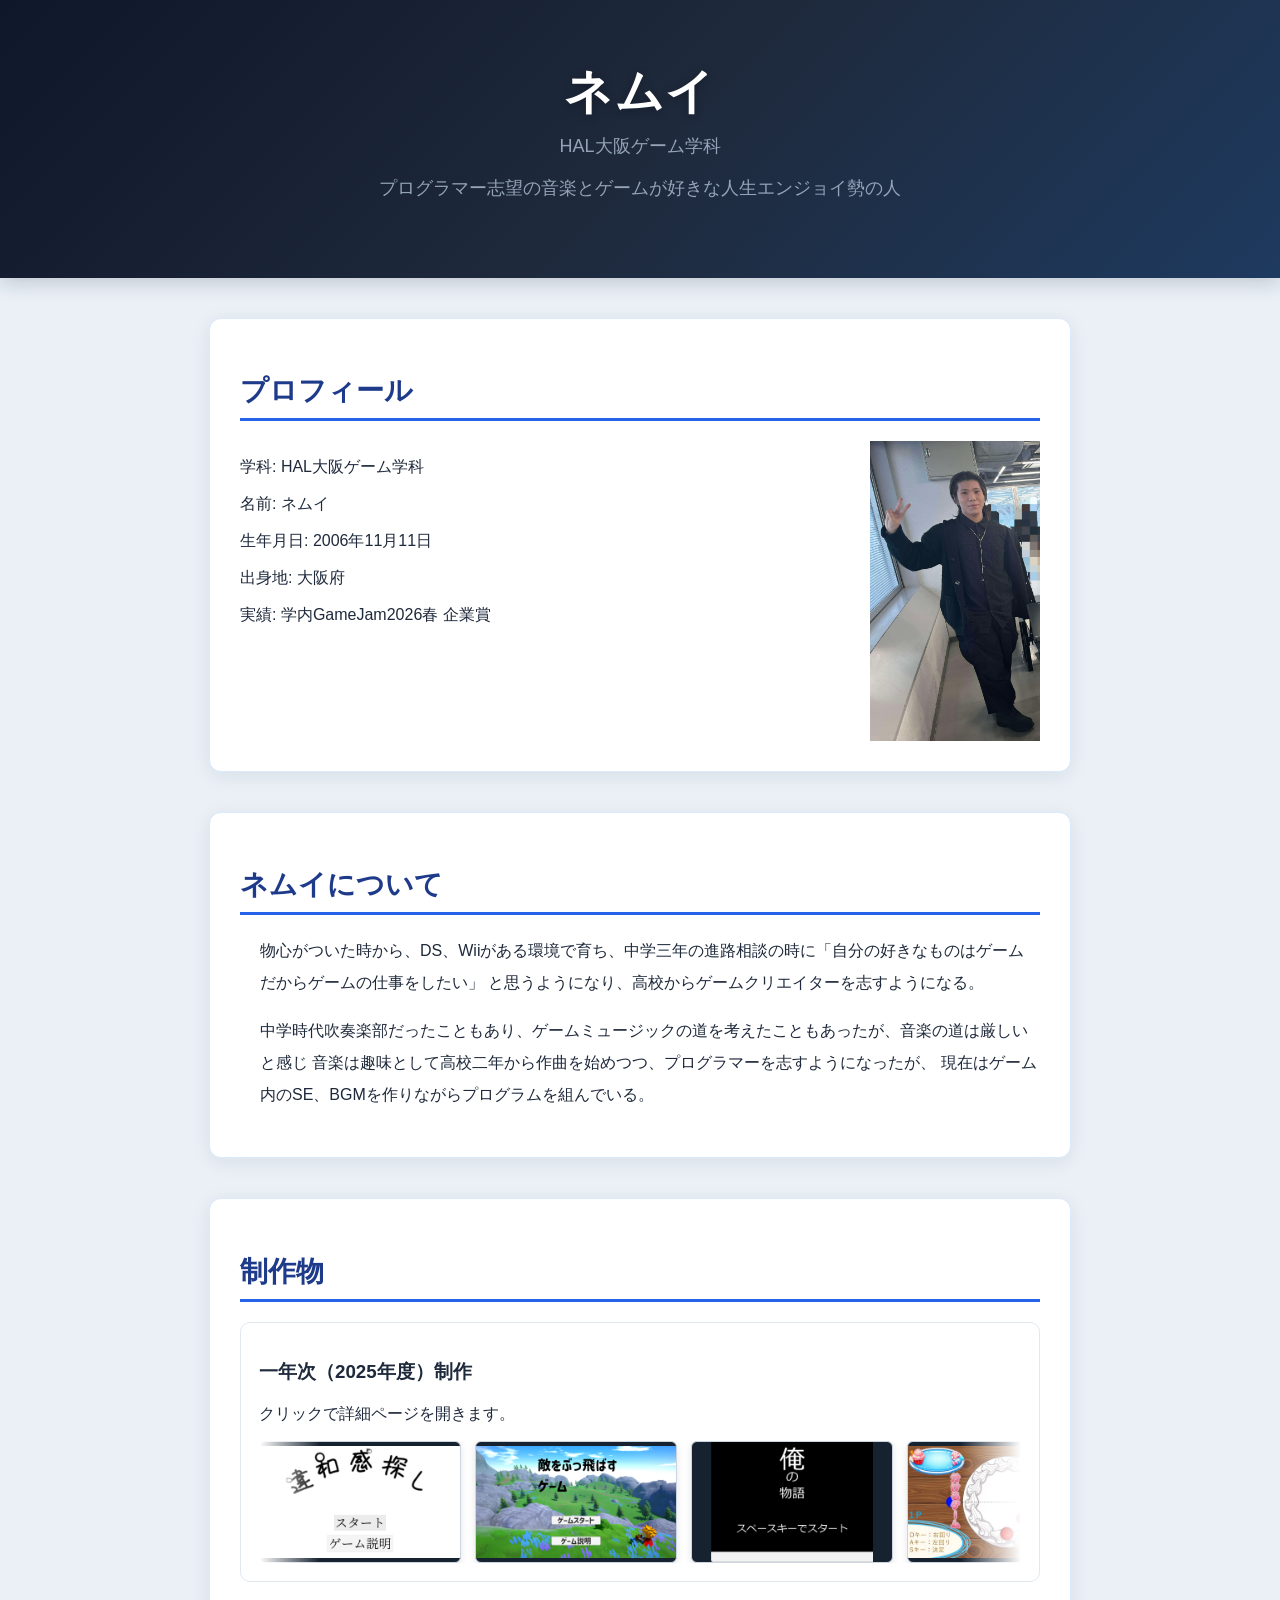
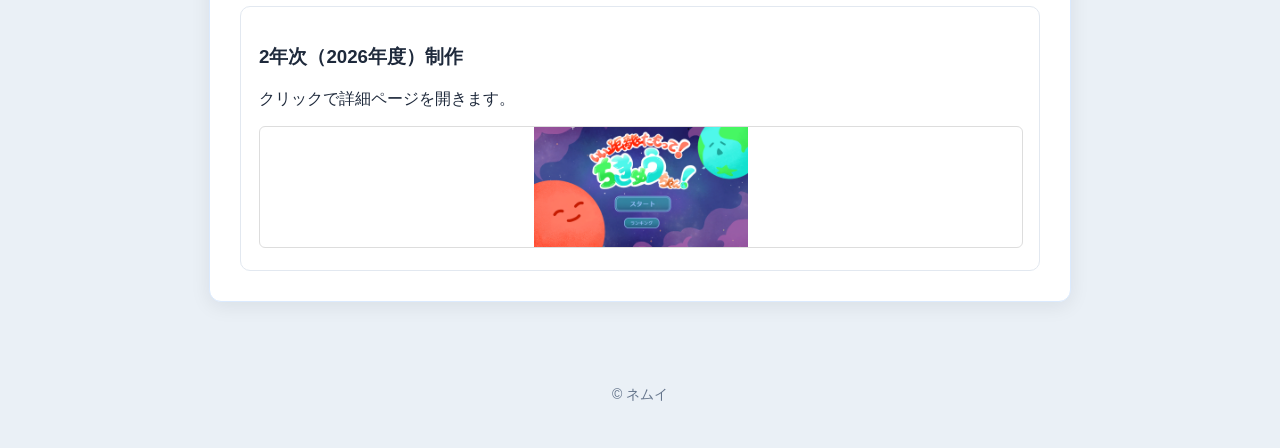
<file: index.html>
<!DOCTYPE html>
<html lang="ja">
<!-- 基本的な形（フォントとか） -->

<head>
    <meta charset="UTF-8"> <!-- 文字コードの指定 -->
    <meta name="viewport" content="width=device-width, initial-scale=1.0"> <!-- レスポンシブデザインのためのビューポート設定 -->
    <title>ネムイの公式ページ</title> <!-- タイトルの指定 -->
    <link rel="stylesheet" href="style.css?v=2"> <!-- 外部CSSファイルのリンク -->
</head>

<body>

    <!-- ヘッダー：名前 -->
    <header>
        <h1>ネムイ</h1>
        <p class="tagline">HAL大阪ゲーム学科</p>
        <p class="tagline">プログラマー志望の音楽とゲームが好きな人生エンジョイ勢の人</p>
    </header>

    <main>



        <!-- 自己紹介 -->
        <section id="about">
            <h2>プロフィール</h2>
            <div class="profile-content">
                <div class="profile-text">
                    <p>学科: HAL大阪ゲーム学科</p>
                    <p>名前: ネムイ</p>
                    <p>生年月日: 2006年11月11日</p>
                    <p>出身地: 大阪府</p>
                    <p>実績: 学内GameJam2026春 企業賞</p>
                </div>
                <img src="pic/ネムイ写真.jpg" alt="ネムイの写真" class="face-photo">
            </div>
        </section>

        <!-- 趣味 -->
        <section id="hobbies">
            <h2>ネムイについて</h2>
            <ul>
                <p>
                    物心がついた時から、DS、Wiiがある環境で育ち、中学三年の進路相談の時に「自分の好きなものはゲームだからゲームの仕事をしたい」
                    と思うようになり、高校からゲームクリエイターを志すようになる。
                </p>
                <p>
                    中学時代吹奏楽部だったこともあり、ゲームミュージックの道を考えたこともあったが、音楽の道は厳しいと感じ
                    音楽は趣味として高校二年から作曲を始めつつ、プログラマーを志すようになったが、
                    現在はゲーム内のSE、BGMを作りながらプログラムを組んでいる。

                </p>
            </ul>
        </section>

        <!-- 制作物 -->
        <section id="works">
            <h2>制作物</h2>
            <div class="work-item"><!-- クリックで別タブで詳細ページに飛ぶようにする -->
                <!-- クリックで別タブで詳細ページに飛ぶようにする  -->
                <!-- 内容は左からCSSクラスをつけている、クリック時の移動先、リンク先を新しいタブで開く設定、
                空いた先のページから元ページを操作されにくくする、繊維元の情報を送らないようにする-->

                <a class="work-link" href="work_25/work_25.html">
                    <h3>一年次（2025年度）制作</h3>
                    <p>クリックで詳細ページを開きます。</p>
                    <!-- サムネイル画像 -->
                    <div class="thumb-scroll-container">
                        <div class="thumb-scroll-track">
                            <!-- 1グループ目 -->
                            <div class="thumb-group">
                                <img src="pic/work_25/違和感探しタイトル.png" alt="違和感探しタイトル" class="thumb-image">
                                <img src="pic/work_25/敵をぶっ飛ばすゲームタイトル.png" alt="敵をぶっ飛ばすゲームタイトル" class="thumb-image">
                                <img src="pic/work_25/俺の物語タイトル.png" alt="俺の物語タイトル" class="thumb-image">
                                <img src="pic/work_25/いちごを均等に分けるゲームタイトル.jpg" alt="いちごを均等に分けるゲームタイトル"
                                    class="thumb-image">
                            </div>
                            <!-- 2グループ目（無限ループ用・音声読み上げ等から隠すaria-hidden設定） -->
                            <div class="thumb-group" aria-hidden="true">
                                <img src="pic/work_25/違和感探しタイトル.png" alt="違和感探しタイトル" class="thumb-image">
                                <img src="pic/work_25/敵をぶっ飛ばすゲームタイトル.png" alt="敵をぶっ飛ばすゲームタイトル" class="thumb-image">
                                <img src="pic/work_25/俺の物語タイトル.png" alt="俺の物語タイトル" class="thumb-image">
                                <img src="pic/work_25/いちごを均等に分けるゲームタイトル.jpg" alt="いちごを均等に分けるゲームタイトル"
                                    class="thumb-image">
                            </div>
                        </div>
                    </div>
                </a>

                <a class="work-link" href="work_26/work_26.html">
                    <h3>2年次（2026年度）制作</h3>
                    <p>クリックで詳細ページを開きます。</p>
                    <!-- サムネイル画像 -->

                    <!--現在作品数が少ないためスクロールはしない-->

                    <img src="pic/work_26/いい距離たもって!ちきゅうちゃん!タイトル.png" alt="いい距離たもって!ちきゅうちゃん!タイトル" class="thumb-image">


                </a>
            </div>
        </section>




        <!-- フッター -->
        <footer>
            <p>&copy; ネムイ</p>
        </footer>

    </main>

</body>

</html>
</file>
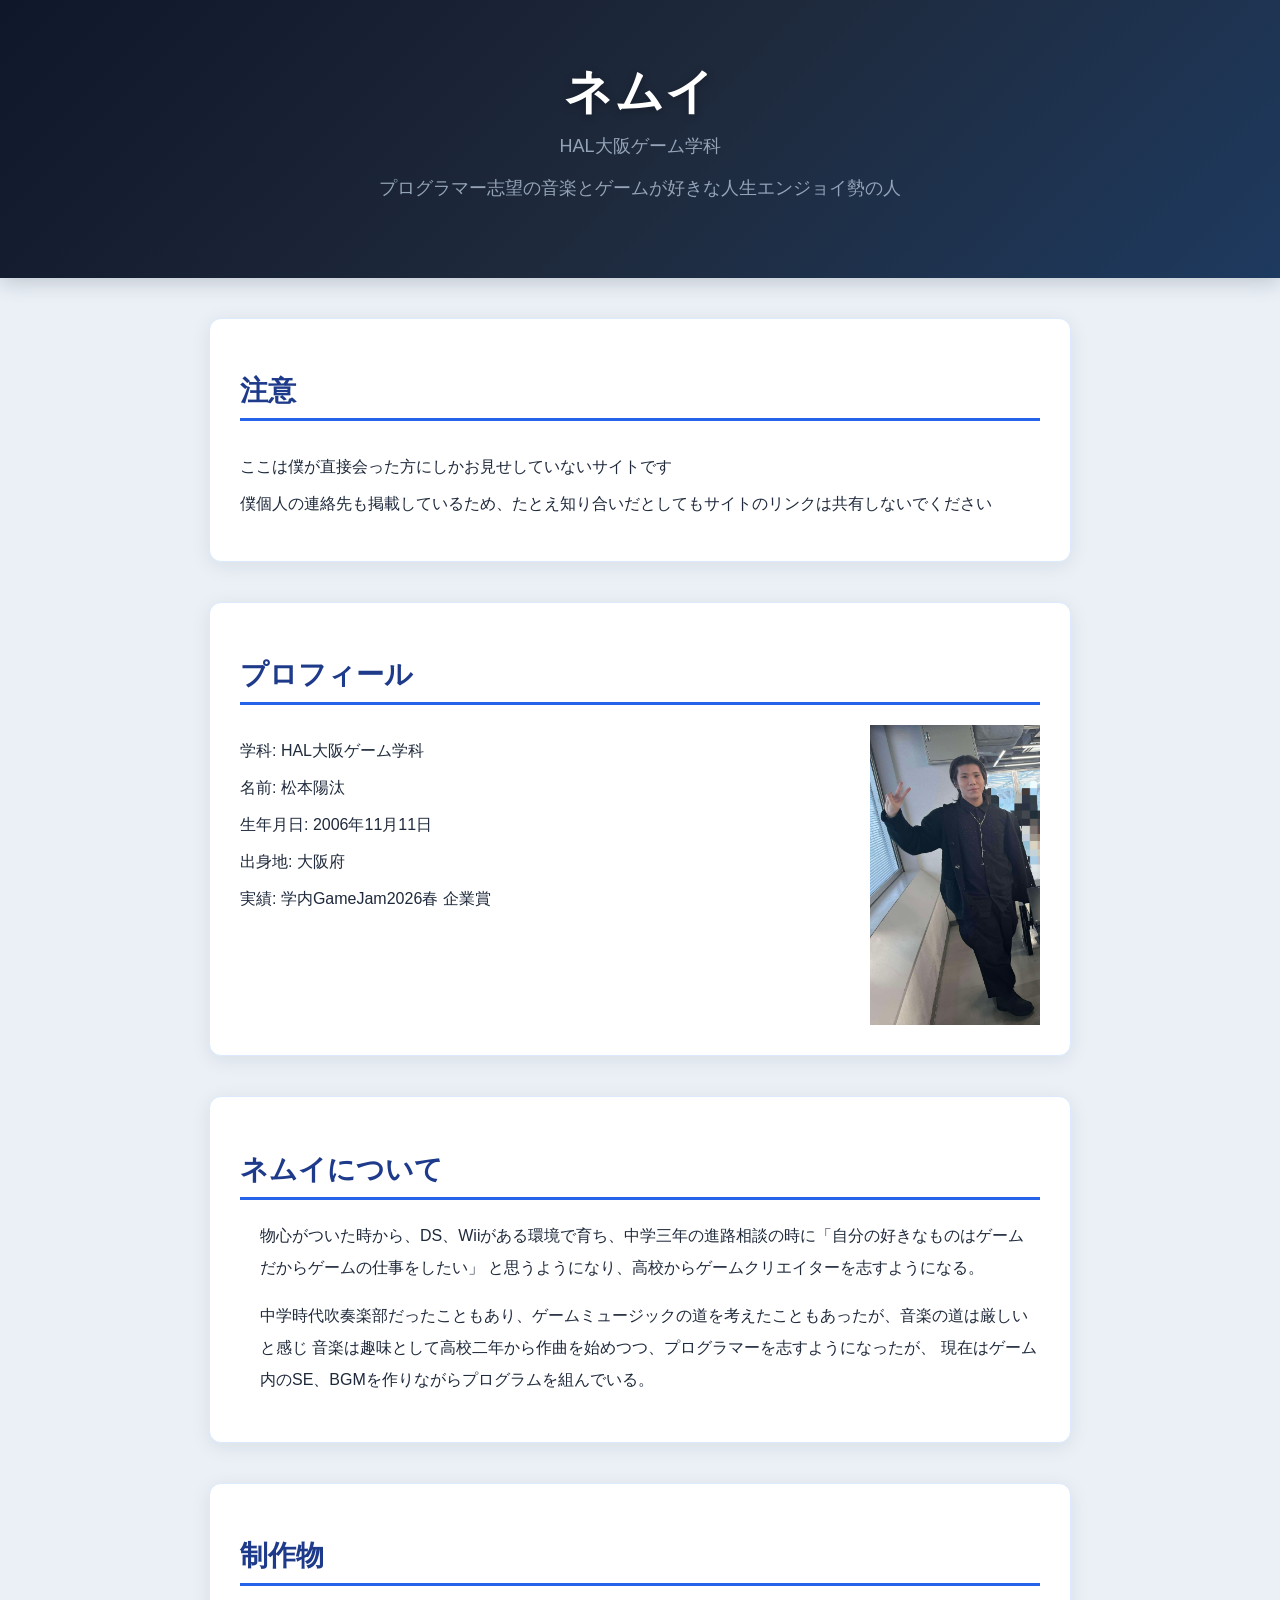
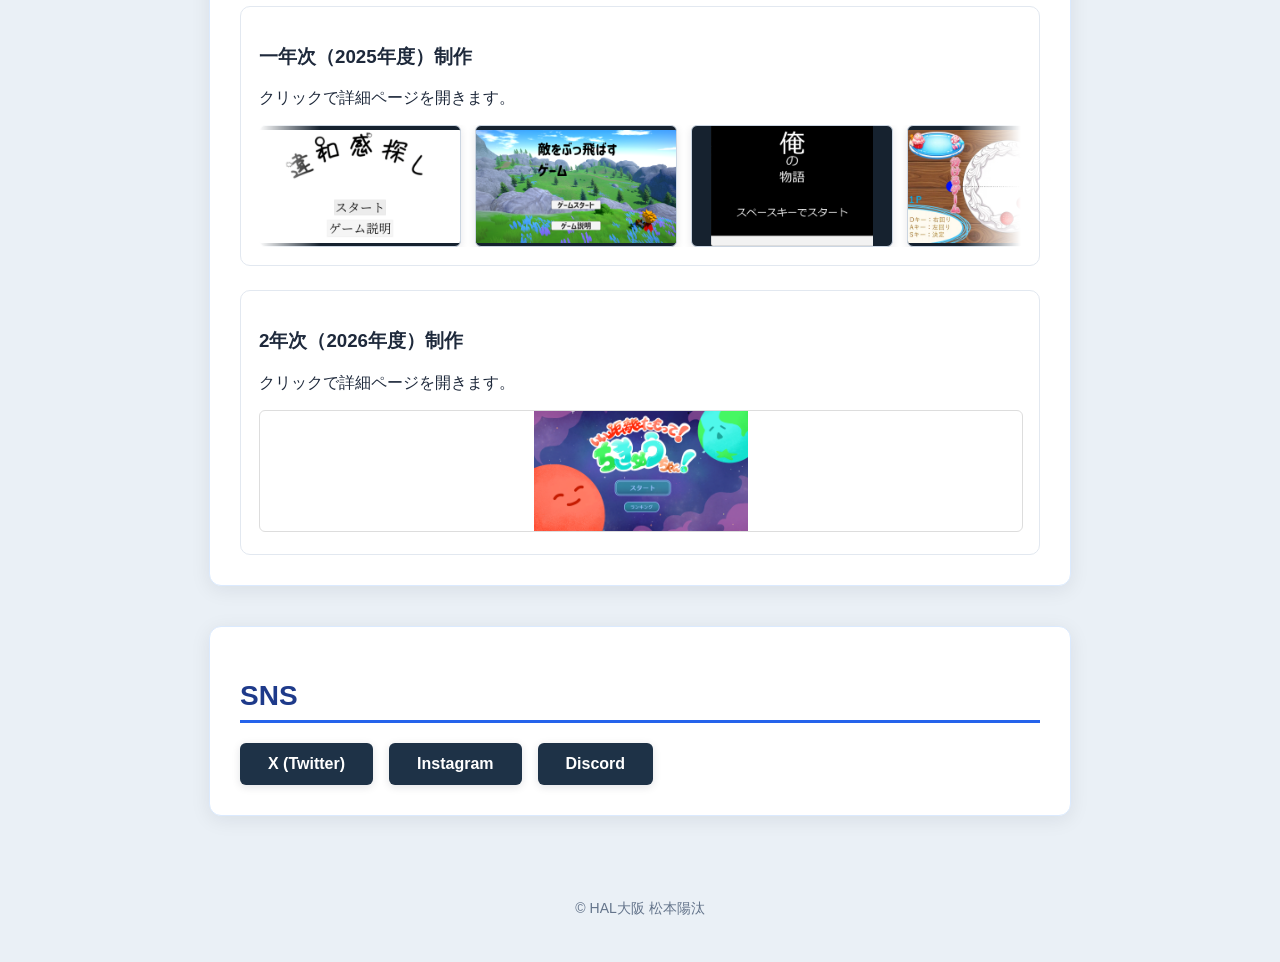
<file: index_private.html>
<!DOCTYPE html>
<html lang="ja">
<!-- 基本的な形（フォントとか） -->

<head>
    <meta charset="UTF-8"> <!-- 文字コードの指定 -->
    <meta name="viewport" content="width=device-width, initial-scale=1.0"> <!-- レスポンシブデザインのためのビューポート設定 -->
    <title>松本陽汰の公式ページ</title> <!-- タイトルの指定 -->
    <link rel="stylesheet" href="style.css"> <!-- 外部CSSファイルのリンク -->
</head>

<body>

    <!-- ヘッダー：名前 -->
    <header>
        <h1>ネムイ</h1>
        <p class="tagline">HAL大阪ゲーム学科</p>
        <p class="tagline">プログラマー志望の音楽とゲームが好きな人生エンジョイ勢の人</p>
    </header>

    <main>
        <!--注意-->
        <section id="about">
            <h2>注意</h2>
            <div class="profile-content">
                <div class="profile-text">
                    <p>ここは僕が直接会った方にしかお見せしていないサイトです</p>
                    <p>僕個人の連絡先も掲載しているため、たとえ知り合いだとしてもサイトのリンクは共有しないでください</p>
                </div>
            </div>
        </section>


        <!-- 自己紹介 -->
        <section id="about">
            <h2>プロフィール</h2>
            <div class="profile-content">
                <div class="profile-text">
                    <p>学科: HAL大阪ゲーム学科</p>
                    <p>名前: 松本陽汰</p>
                    <p>生年月日: 2006年11月11日</p>
                    <p>出身地: 大阪府</p>
                    <p>実績: 学内GameJam2026春 企業賞</p>
                </div>
                <img src="pic/ネムイ写真.jpg" alt="ネムイの写真" class="face-photo">
            </div>
        </section>

        <!-- 趣味 -->
        <section id="hobbies">
            <h2>ネムイについて</h2>
            <ul>
                <p>
                    物心がついた時から、DS、Wiiがある環境で育ち、中学三年の進路相談の時に「自分の好きなものはゲームだからゲームの仕事をしたい」
                    と思うようになり、高校からゲームクリエイターを志すようになる。
                </p>
                <p>
                    中学時代吹奏楽部だったこともあり、ゲームミュージックの道を考えたこともあったが、音楽の道は厳しいと感じ
                    音楽は趣味として高校二年から作曲を始めつつ、プログラマーを志すようになったが、
                    現在はゲーム内のSE、BGMを作りながらプログラムを組んでいる。

                </p>
            </ul>
        </section>

        <!-- 制作物 -->
        <section id="works">
            <h2>制作物</h2>
            <div class="work-item"><!-- クリックで別タブで詳細ページに飛ぶようにする -->
                <!-- クリックで別タブで詳細ページに飛ぶようにする  -->
                <!-- 内容は左からCSSクラスをつけている、クリック時の移動先、リンク先を新しいタブで開く設定、
                空いた先のページから元ページを操作されにくくする、繊維元の情報を送らないようにする-->

                <a class="work-link" href="work_25/work_25.html">
                    <h3>一年次（2025年度）制作</h3>
                    <p>クリックで詳細ページを開きます。</p>
                    <!-- サムネイル画像 -->
                    <div class="thumb-scroll-container">
                        <div class="thumb-scroll-track">
                            <!-- 1グループ目 -->
                            <div class="thumb-group">
                                <img src="pic/work_25/違和感探しタイトル.png" alt="違和感探しタイトル" class="thumb-image">
                                <img src="pic/work_25/敵をぶっ飛ばすゲームタイトル.png" alt="敵をぶっ飛ばすゲームタイトル" class="thumb-image">
                                <img src="pic/work_25/俺の物語タイトル.png" alt="俺の物語タイトル" class="thumb-image">
                                <img src="pic/work_25/いちごを均等に分けるゲームタイトル.jpg" alt="いちごを均等に分けるゲームタイトル"
                                    class="thumb-image">
                            </div>
                            <!-- 2グループ目（無限ループ用・音声読み上げ等から隠すaria-hidden設定） -->
                            <div class="thumb-group" aria-hidden="true">
                                <img src="pic/work_25/違和感探しタイトル.png" alt="違和感探しタイトル" class="thumb-image">
                                <img src="pic/work_25/敵をぶっ飛ばすゲームタイトル.png" alt="敵をぶっ飛ばすゲームタイトル" class="thumb-image">
                                <img src="pic/work_25/俺の物語タイトル.png" alt="俺の物語タイトル" class="thumb-image">
                                <img src="pic/work_25/いちごを均等に分けるゲームタイトル.jpg" alt="いちごを均等に分けるゲームタイトル"
                                    class="thumb-image">
                            </div>
                        </div>
                    </div>
                </a>

                <a class="work-link" href="work_26/work_26.html">
                    <h3>2年次（2026年度）制作</h3>
                    <p>クリックで詳細ページを開きます。</p>
                    <!-- サムネイル画像 -->

                    <!--現在作品数が少ないためスクロールはしない-->

                    <img src="pic/work_26/いい距離たもって!ちきゅうちゃん!タイトル.png" alt="いい距離たもって!ちきゅうちゃん!タイトル" class="thumb-image">


                </a>
            </div>
        </section>

        <!-- SNSリンク -->
        <section id="sns">
            <h2>SNS</h2>
            <div class="sns-links">
                <a href="https://twitter.com/sunny_sleep" target="_blank">X (Twitter)</a>
                <a href="https://www.instagram.com/xxsunnyxxplacexx" target="_blank">Instagram</a>
                <a href="https://discordapp.com/users/797039897213927425" target="_blank">Discord</a>
            </div>
        </section>


        <!-- フッター -->
        <footer>
            <p>&copy; HAL大阪 松本陽汰</p>
        </footer>

    </main>

</body>

</html>
</file>
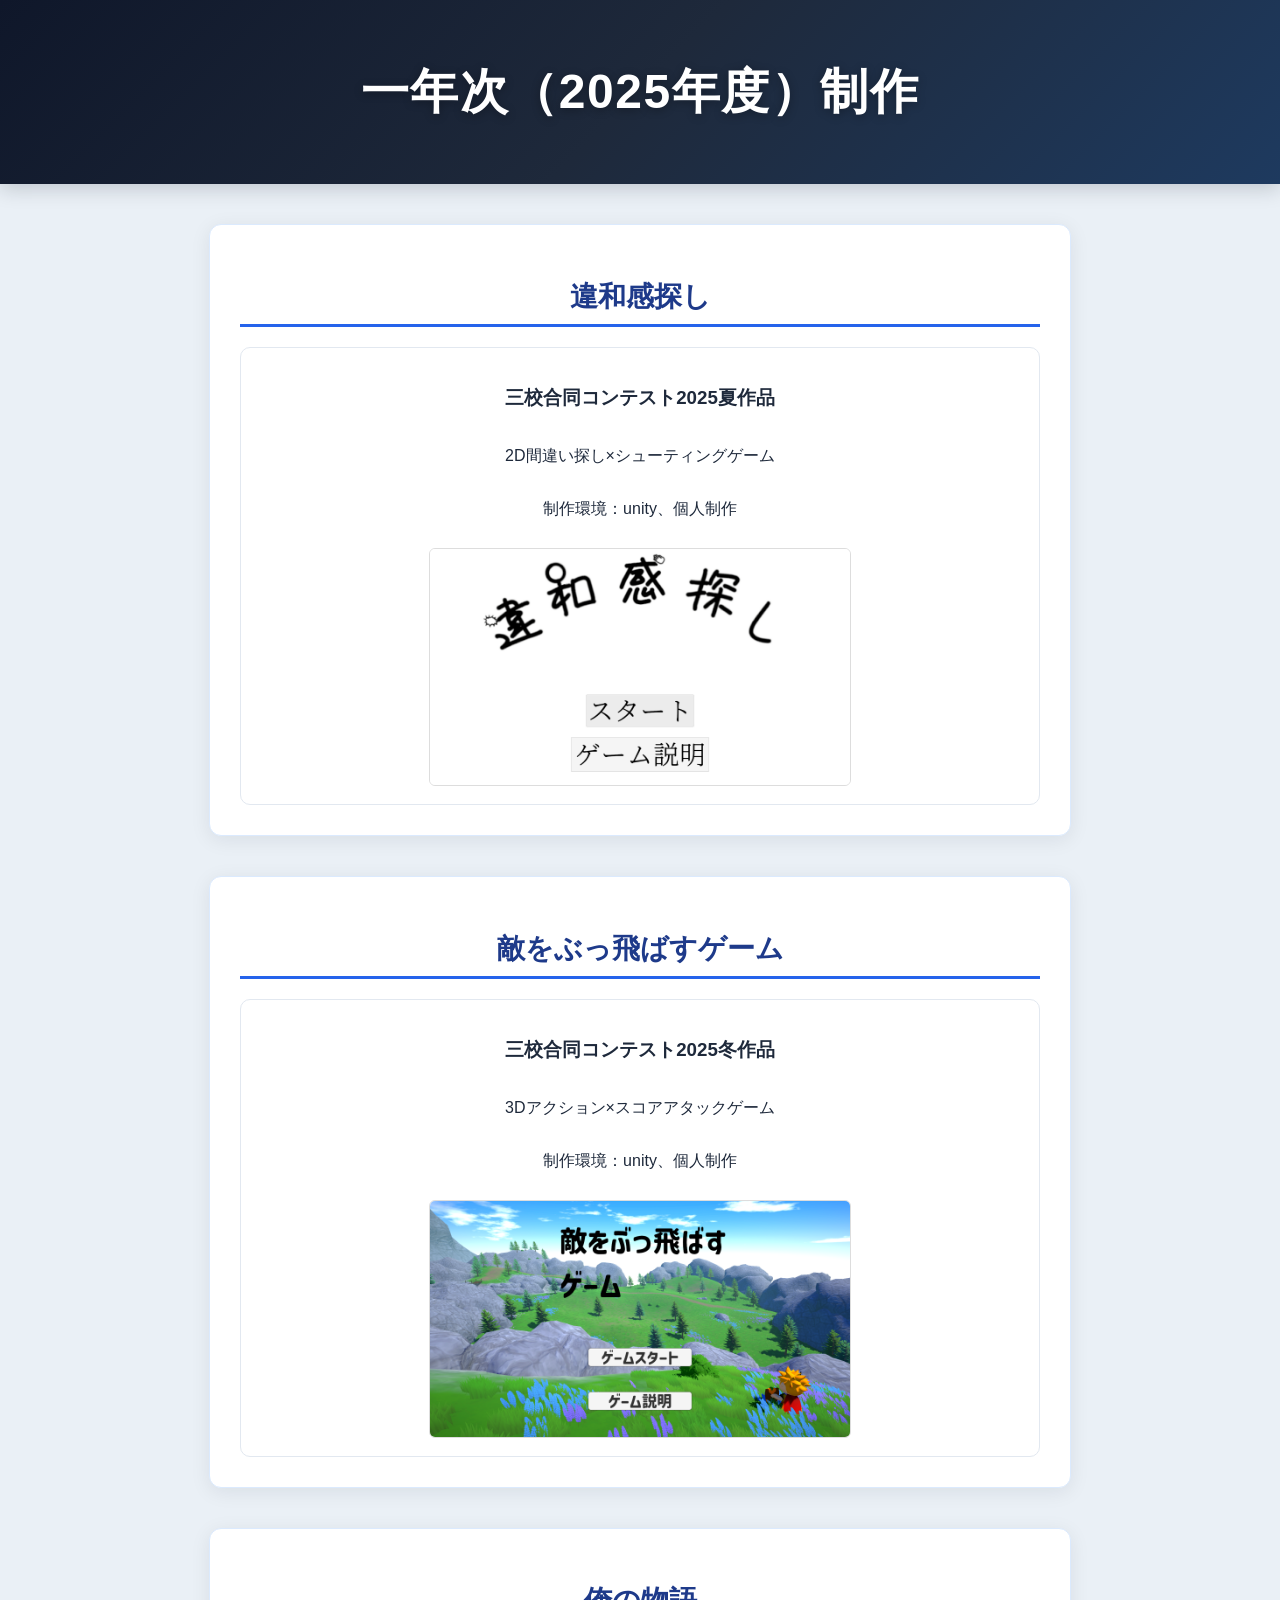
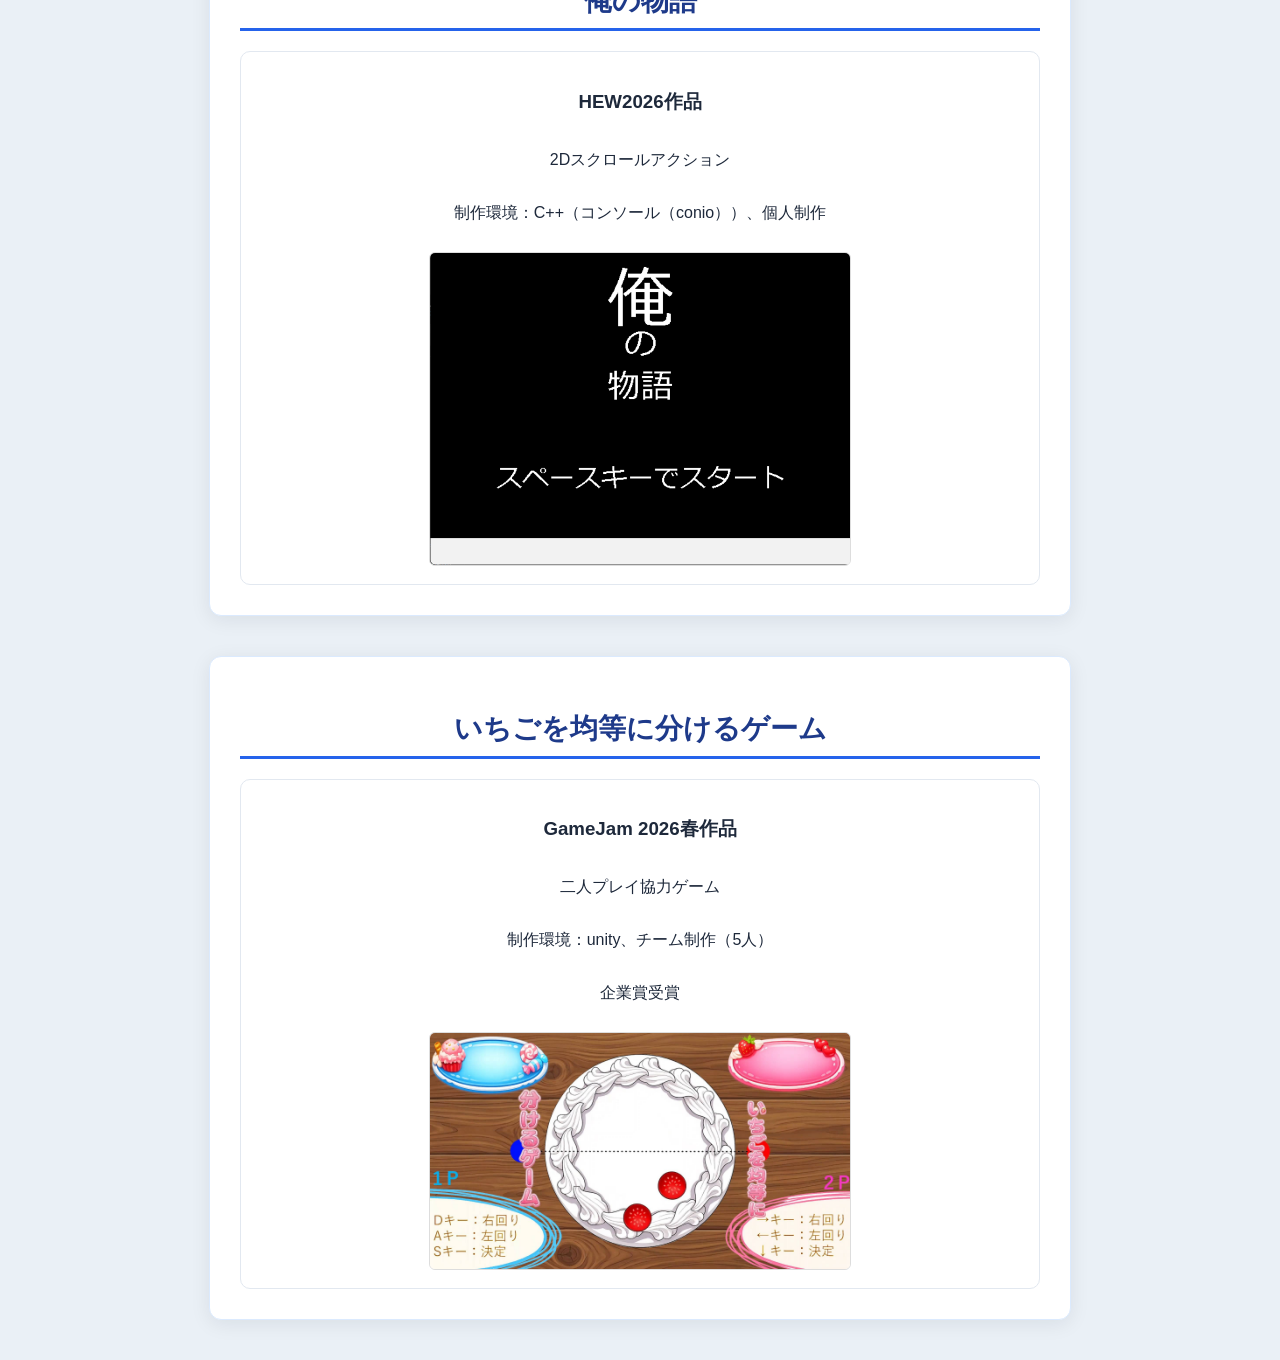
<file: work_25/work_25.html>
<!DOCTYPE html>
<html lang="ja">

<head>
  <meta charset="UTF-8">
  <meta name="viewport" content="width=device-width, initial-scale=1.0">
  <title>一年次（2025年度）制作一覧</title>
  <link rel="stylesheet" href="../style.css"> <!-- 外部CSSファイルのリンク -->
</head>

<body>

  <!-- ヘッダー：制作物 -->
  <header>
    <h1>一年次（2025年度）制作</h1>

  </header>

  <main>

    <article class="work_25">

      <h2>違和感探し</h2>

      <div class="work-item">
        <!-- クリックで別タブで詳細ページに飛ぶようにする  -->
        <!-- 内容は左からCSSクラスをつけている、クリック時の移動先、リンク先を新しいタブで開く設定、
      空いた先のページから元ページを操作されにくくする、繊維元の情報を送らないようにする-->

        <a class="work-link" href="work_25_unity_summer.html">
          <h3>三校合同コンテスト2025夏作品</h3>
          <p>2D間違い探し×シューティングゲーム</p>
          <p>制作環境：unity、個人制作</p>

          <!-- サムネイル画像 -->
          <div class="thumb-list">
            <!-- 処理の意味は左からファイル指定、画像名、cssのクラス名 -->
            <img src="../pic/work_25/違和感探しタイトル.png" alt="違和感探しタイトル" class="thumb-image">

          </div>
        </a>
      </div>

    </article>

    <article class="work_25">

      <h2>敵をぶっ飛ばすゲーム</h2>

      <div class="work-item">
        <!-- クリックで別タブで詳細ページに飛ぶようにする  -->
        <!-- 内容は左からCSSクラスをつけている、クリック時の移動先、リンク先を新しいタブで開く設定、
      空いた先のページから元ページを操作されにくくする、繊維元の情報を送らないようにする-->

        <a class="work-link" href="work_25_unity_winter.html">
          <h3>三校合同コンテスト2025冬作品</h3>
          <p>3Dアクション×スコアアタックゲーム</p>
          <p>制作環境：unity、個人制作</p>

          <!-- サムネイル画像 -->
          <div class="thumb-list">
            <!-- 処理の意味は左からファイル指定、画像名、cssのクラス名 -->
            <img src="../pic/work_25/敵をぶっ飛ばすゲームタイトル.png" alt="敵をぶっ飛ばすゲームタイトル" class="thumb-image">

          </div>
        </a>
      </div>

    </article>

    <article class="work_25">

      <h2>俺の物語</h2>

      <div class="work-item">
        <!-- クリックで別タブで詳細ページに飛ぶようにする  -->
        <!-- 内容は左からCSSクラスをつけている、クリック時の移動先、リンク先を新しいタブで開く設定、
      空いた先のページから元ページを操作されにくくする、繊維元の情報を送らないようにする-->

        <a class="work-link" href="work_25_C++_HEW.html">
          <h3>HEW2026作品</h3>
          <p>2Dスクロールアクション</p>
          <p>制作環境：C++（コンソール（conio））、個人制作</p>

          <!-- サムネイル画像 -->
          <div class="thumb-list">
            <!-- 処理の意味は左からファイル指定、画像名、cssのクラス名 -->
            <img src="../pic/work_25/俺の物語タイトル.png" alt="俺の物語タイトル" class="thumb-image">
          </div>
        </a>
      </div>

    </article>

    <article class="work_25">

      <h2>いちごを均等に分けるゲーム</h2>

      <div class="work-item">
        <!-- クリックで別タブで詳細ページに飛ぶようにする  -->
        <!-- 内容は左からCSSクラスをつけている、クリック時の移動先、リンク先を新しいタブで開く設定、
      空いた先のページから元ページを操作されにくくする、繊維元の情報を送らないようにする-->

        <a class="work-link" href="work_25_GameJam_spring.html">
          <h3>GameJam 2026春作品</h3>
          <p>二人プレイ協力ゲーム</p>
          <p>制作環境：unity、チーム制作（5人）</p>
          <p>企業賞受賞</p>

          <!-- サムネイル画像 -->
          <div class="thumb-list">
            <!-- 処理の意味は左からファイル指定、画像名、cssのクラス名 -->
            <img src="../pic/work_25/いちごを均等に分けるゲームタイトル.jpg" alt="いちごを均等に分けるゲームタイトル" class="thumb-image">
          </div>
        </a>
      </div>

    </article>

  </main>

</body>

</html>
</file>
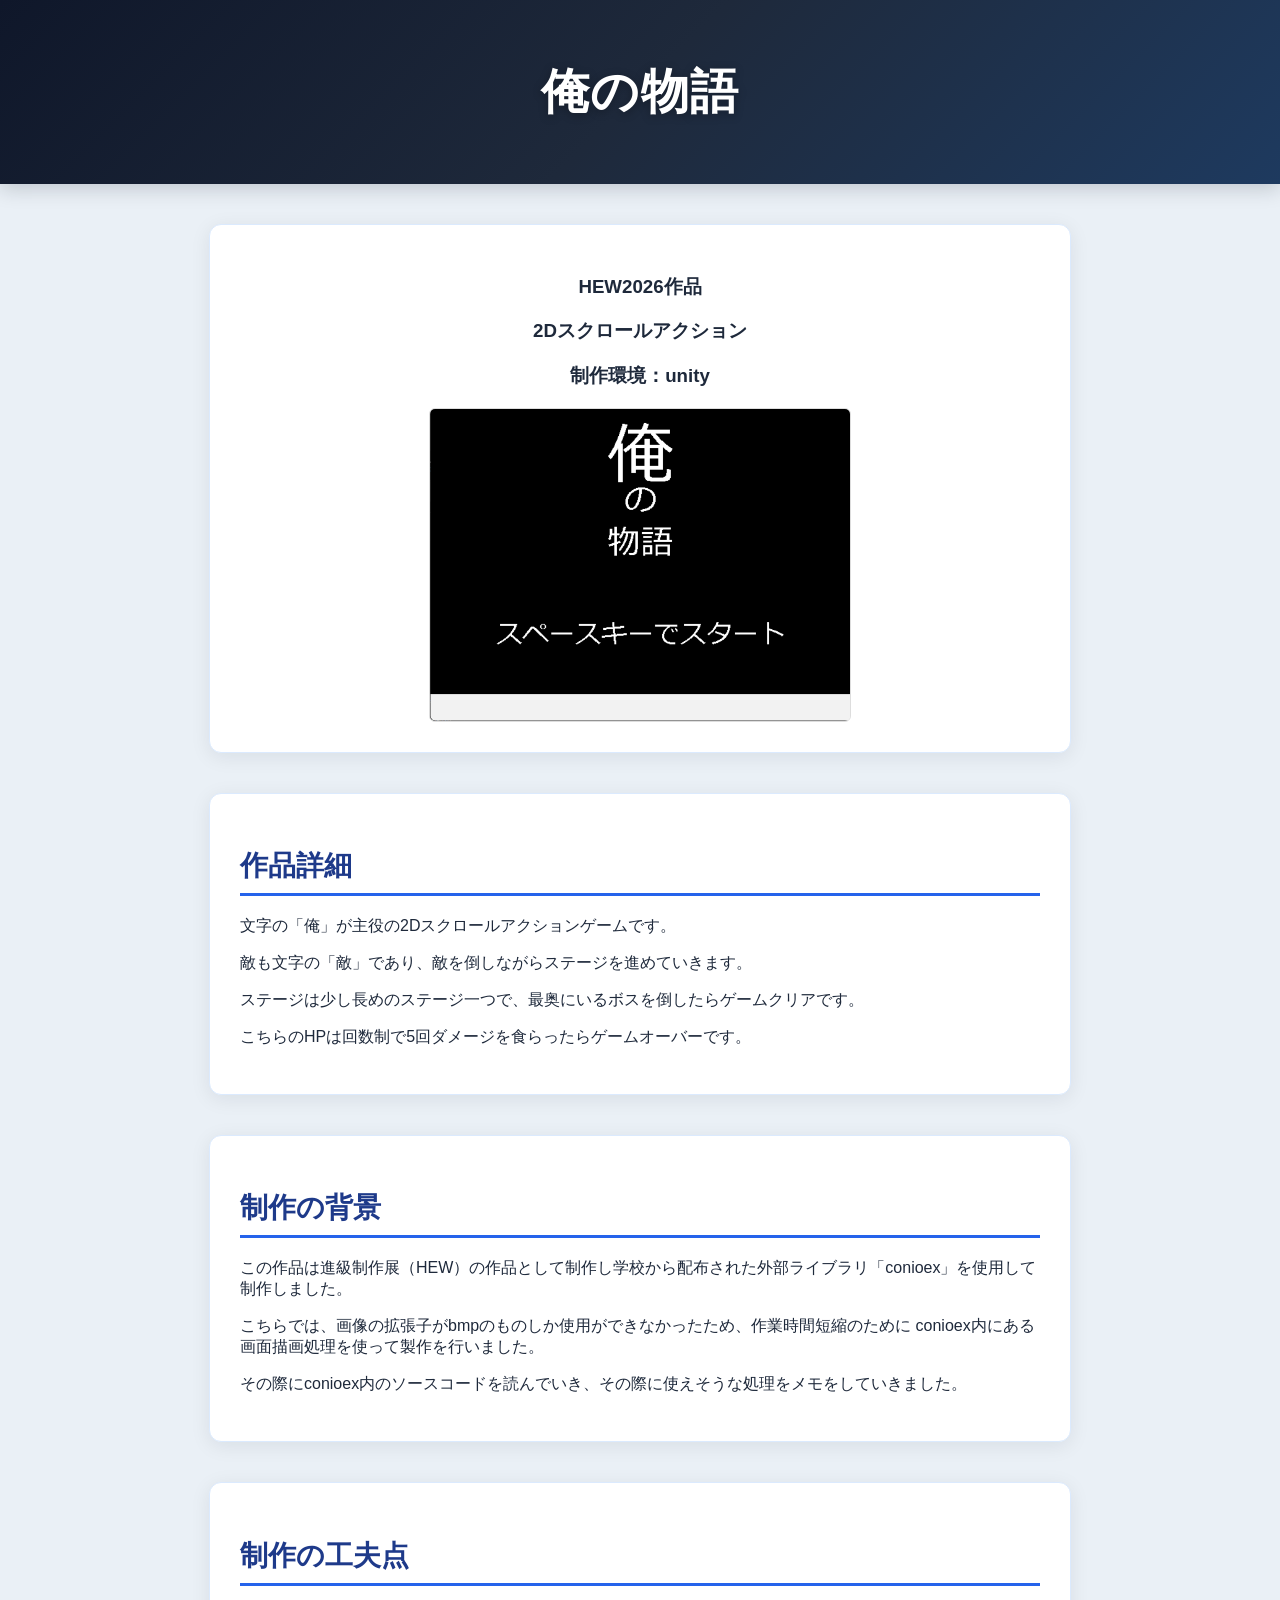
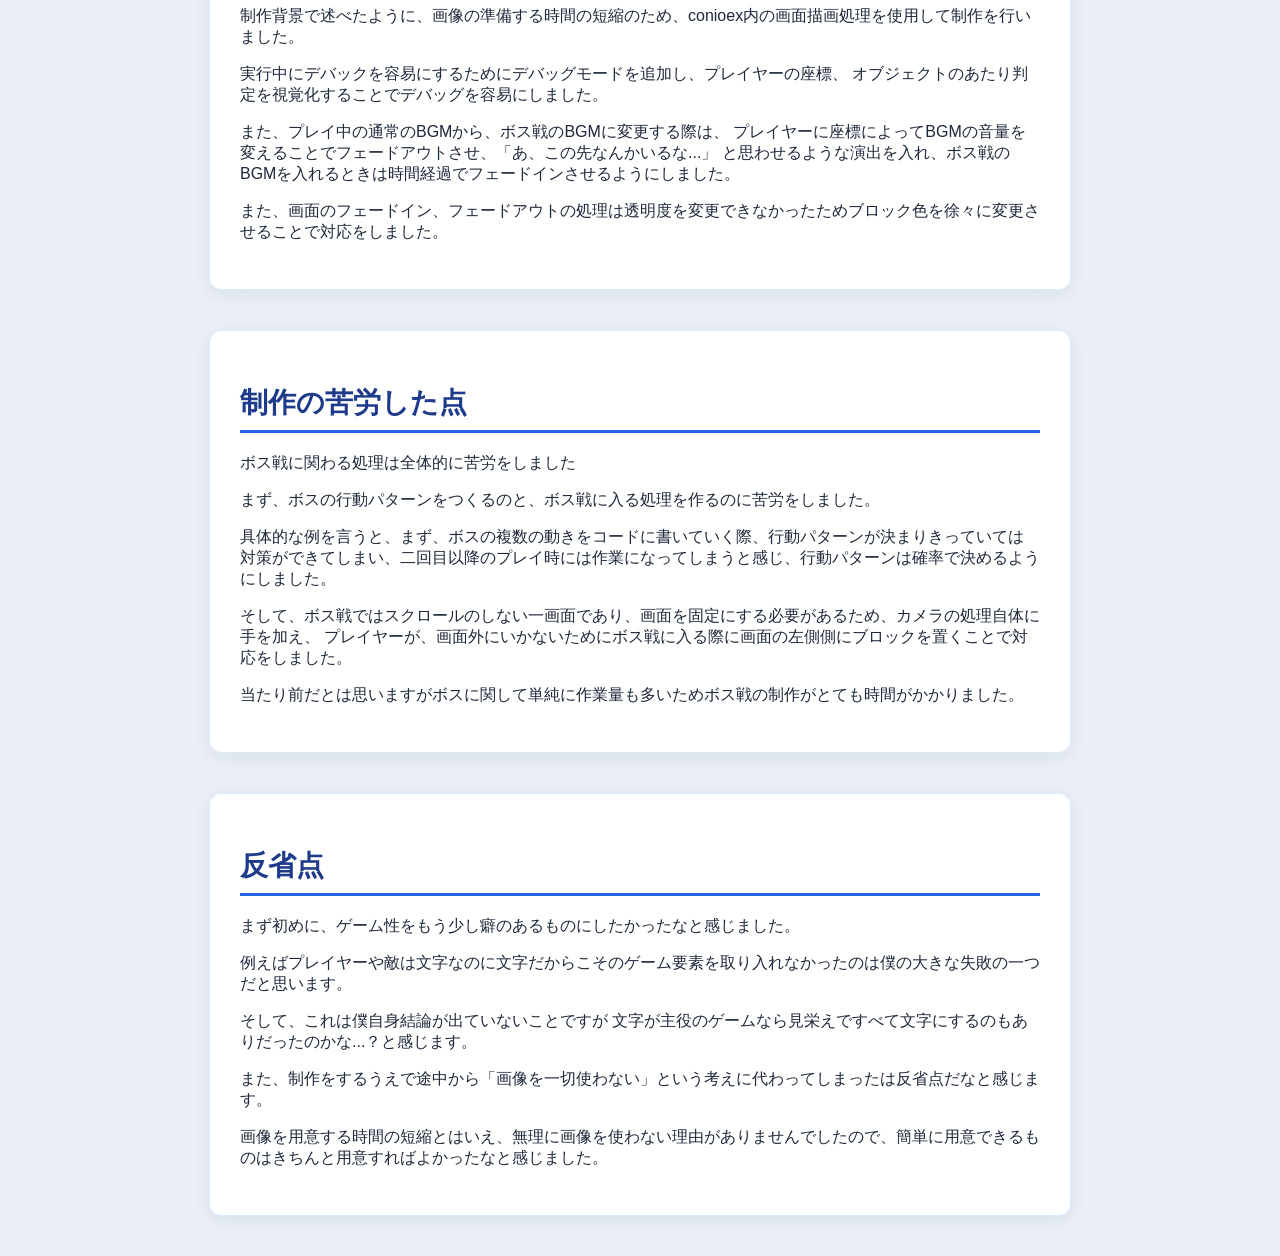
<file: work_25/work_25_C++_HEW.html>
<!DOCTYPE html>
<html lang="ja">

<head>
    <meta charset="UTF-8">
    <meta name="viewport" content="width=device-width, initial-scale=1.0">
    <title>俺の物語</title>
    <link rel="stylesheet" href="../style.css"> <!-- 外部CSSファイルのリンク -->
</head>

<body>
    <header>
        <h1>俺の物語</h1>
    </header>

    <main>

        <section class="work_25">
            <h3>HEW2026作品</h3>
            <h3>2Dスクロールアクション</h3>
            <h3>制作環境：unity</h3>
            <!-- サムネイル画像 -->
            <div class="thumb-list">
                <!-- 処理の意味は左からファイル指定、画像名、cssのクラス名 -->
                <img src="../pic/work_25/俺の物語タイトル.png" alt="俺の物語タイトル" class="thumb-image">
            </div>
        </section>
        <section class="work">
            <h2>作品詳細</h2>
            <p>文字の「俺」が主役の2Dスクロールアクションゲームです。</p>
            <p>敵も文字の「敵」であり、敵を倒しながらステージを進めていきます。</p>
            <p>ステージは少し長めのステージ一つで、最奥にいるボスを倒したらゲームクリアです。</p>
            <p>こちらのHPは回数制で5回ダメージを食らったらゲームオーバーです。</p>
        </section>
        <section class="work">
            <h2>制作の背景</h2>
            <p>この作品は進級制作展（HEW）の作品として制作し学校から配布された外部ライブラリ「conioex」を使用して制作しました。</p>

            <p>
                こちらでは、画像の拡張子がbmpのものしか使用ができなかったため、作業時間短縮のために
                conioex内にある画面描画処理を使って製作を行いました。
            </p>
            <p>その際にconioex内のソースコードを読んでいき、その際に使えそうな処理をメモをしていきました。</p>

        </section>
        <section class="work">
            <h2>制作の工夫点</h2>
            <p>
                制作背景で述べたように、画像の準備する時間の短縮のため、conioex内の画面描画処理を使用して制作を行いました。
            </p>
            <p>実行中にデバックを容易にするためにデバッグモードを追加し、プレイヤーの座標、
                オブジェクトのあたり判定を視覚化することでデバッグを容易にしました。</p>
            <p>
                また、プレイ中の通常のBGMから、ボス戦のBGMに変更する際は、
                プレイヤーに座標によってBGMの音量を変えることでフェードアウトさせ、「あ、この先なんかいるな...」
                と思わせるような演出を入れ、ボス戦のBGMを入れるときは時間経過でフェードインさせるようにしました。
            </p>
            <p>
                また、画面のフェードイン、フェードアウトの処理は透明度を変更できなかったためブロック色を徐々に変更させることで対応をしました。
            </p>
        </section>

        <section class="work">
            <h2>制作の苦労した点</h2>
            <p>
                ボス戦に関わる処理は全体的に苦労をしました
            </p>
            <p>
                まず、ボスの行動パターンをつくるのと、ボス戦に入る処理を作るのに苦労をしました。
            </p>
            <p>
                具体的な例を言うと、まず、ボスの複数の動きをコードに書いていく際、行動パターンが決まりきっていては
                対策ができてしまい、二回目以降のプレイ時には作業になってしまうと感じ、行動パターンは確率で決めるようにしました。
            </p>
            <p>
                そして、ボス戦ではスクロールのしない一画面であり、画面を固定にする必要があるため、カメラの処理自体に手を加え、
                プレイヤーが、画面外にいかないためにボス戦に入る際に画面の左側側にブロックを置くことで対応をしました。
            </p>
            <p>当たり前だとは思いますがボスに関して単純に作業量も多いためボス戦の制作がとても時間がかかりました。</p>
        </section>

        <section class="work">
            <h2>反省点</h2>
            <p>
                まず初めに、ゲーム性をもう少し癖のあるものにしたかったなと感じました。
            </p>
            <p>例えばプレイヤーや敵は文字なのに文字だからこそのゲーム要素を取り入れなかったのは僕の大きな失敗の一つだと思います。</p>
            <p>
                そして、これは僕自身結論が出ていないことですが
                文字が主役のゲームなら見栄えですべて文字にするのもありだったのかな...？と感じます。
            </p>
            <p>
                また、制作をするうえで途中から「画像を一切使わない」という考えに代わってしまったは反省点だなと感じます。
            </p>
            <p>
                画像を用意する時間の短縮とはいえ、無理に画像を使わない理由がありませんでしたので、簡単に用意できるものはきちんと用意すればよかったなと感じました。
            </p>
        </section>

    </main>
</body>

</html>
</file>
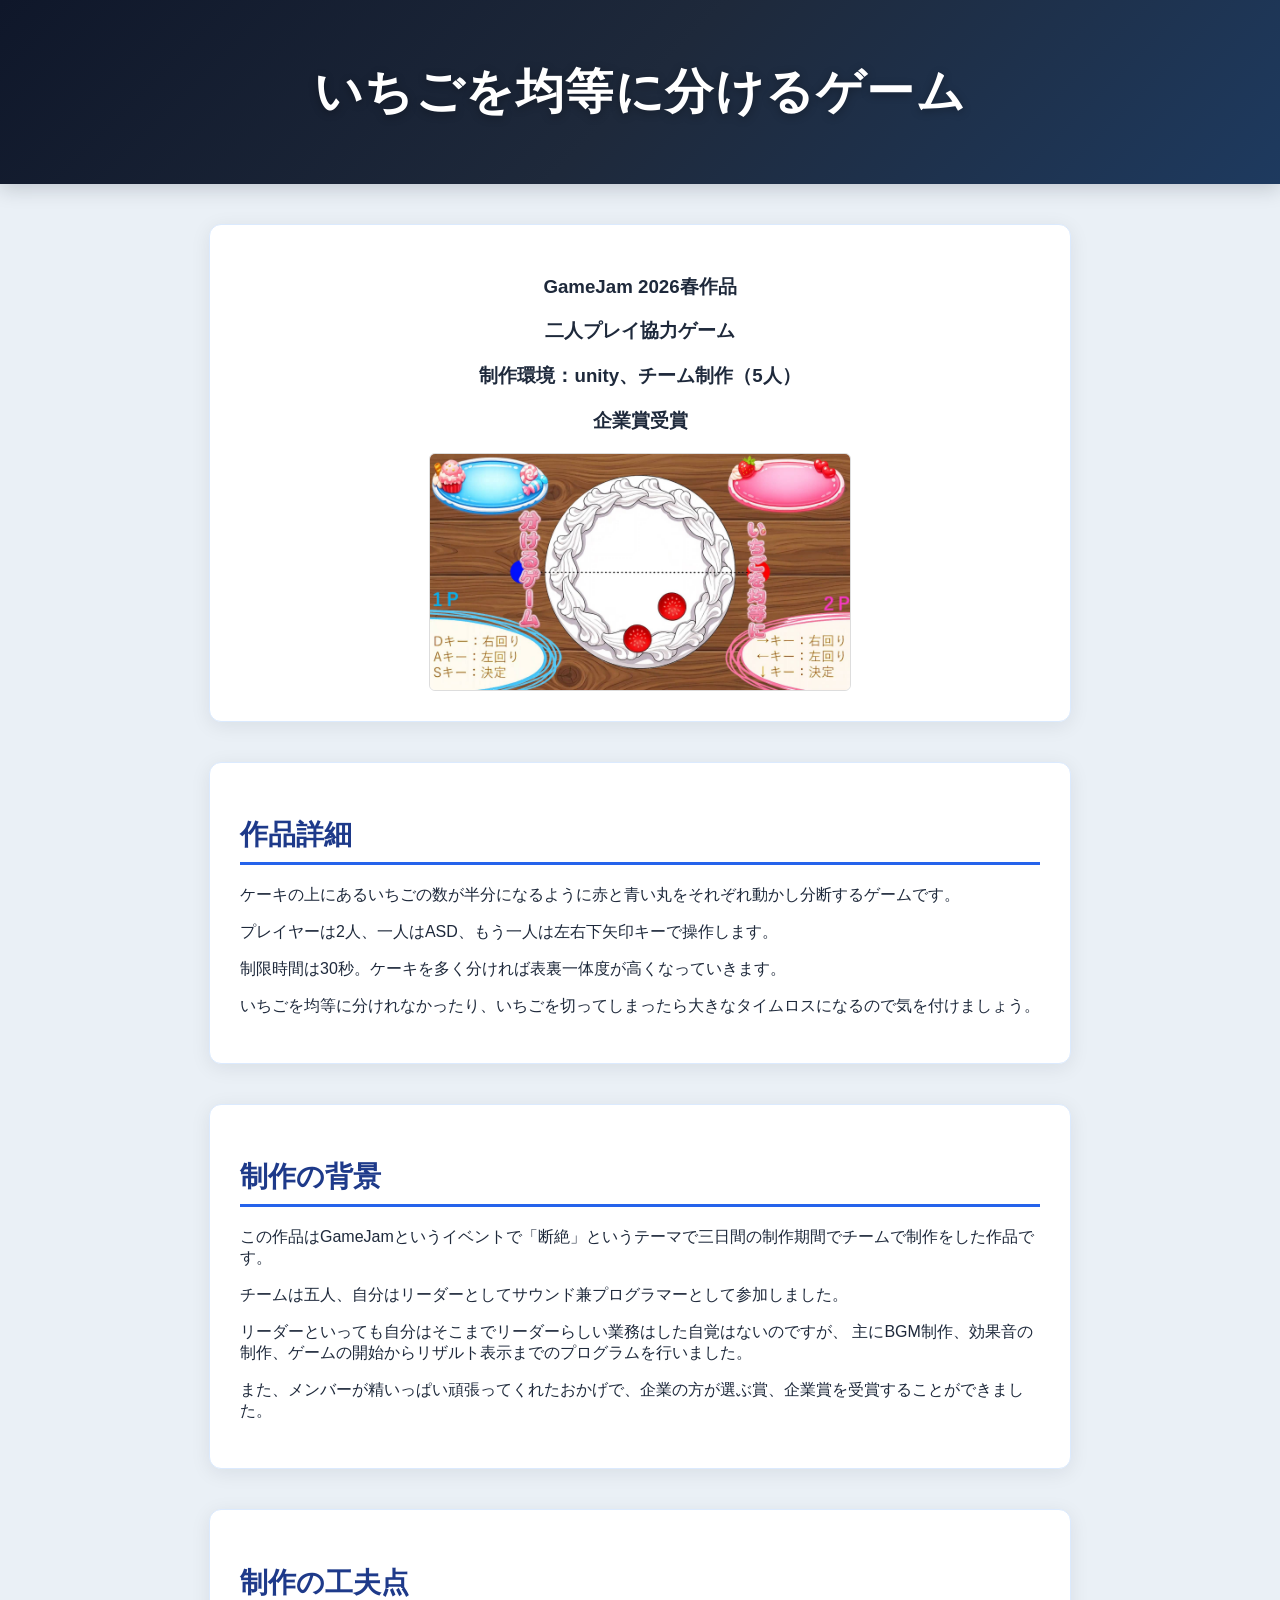
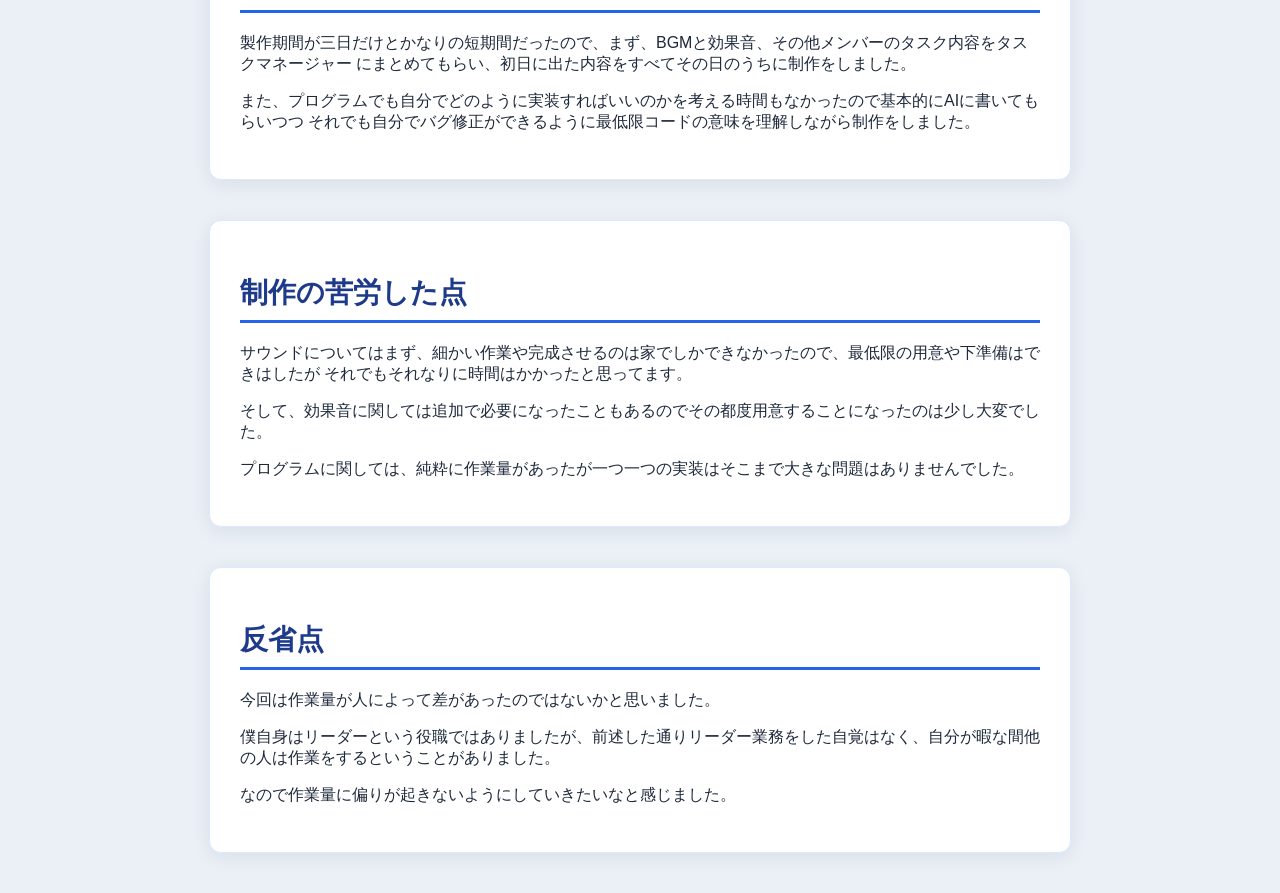
<file: work_25/work_25_GameJam_spring.html>
<!DOCTYPE html>
<html lang="ja">

<head>
    <meta charset="UTF-8">
    <meta name="viewport" content="width=device-width, initial-scale=1.0">
    <title>いちごを均等に分けるゲーム</title>
    <link rel="stylesheet" href="../style.css"> <!-- 外部CSSファイルのリンク -->
</head>

<body>
    <header>
        <h1>いちごを均等に分けるゲーム</h1>
    </header>

    <main>

        <section class="work_25">
            <h3>GameJam 2026春作品</h3>
            <h3>二人プレイ協力ゲーム</h3>
            <h3>制作環境：unity、チーム制作（5人）</h3>
            <h3>企業賞受賞</h3>
            <!-- サムネイル画像 -->
            <div class="thumb-list">
                <!-- 処理の意味は左からファイル指定、画像名、cssのクラス名 -->
                <img src="../pic/work_25/いちごを均等に分けるゲームタイトル.jpg" alt="いちごを均等に分けるゲームタイトル" class="thumb-image">
            </div>
        </section>

        <section class="work">
            <h2>作品詳細</h2>
            <p>ケーキの上にあるいちごの数が半分になるように赤と青い丸をそれぞれ動かし分断するゲームです。</p>
            <p>プレイヤーは2人、一人はASD、もう一人は左右下矢印キーで操作します。</p>
            <p>制限時間は30秒。ケーキを多く分ければ表裏一体度が高くなっていきます。</p>
            <p>いちごを均等に分けれなかったり、いちごを切ってしまったら大きなタイムロスになるので気を付けましょう。</p>
        </section>

        <section class="work">
            <h2>制作の背景</h2>
            <p>この作品はGameJamというイベントで「断絶」というテーマで三日間の制作期間でチームで制作をした作品です。</p>
            <p>チームは五人、自分はリーダーとしてサウンド兼プログラマーとして参加しました。</p>
            <p>リーダーといっても自分はそこまでリーダーらしい業務はした自覚はないのですが、
                主にBGM制作、効果音の制作、ゲームの開始からリザルト表示までのプログラムを行いました。</p>
            <p>また、メンバーが精いっぱい頑張ってくれたおかげで、企業の方が選ぶ賞、企業賞を受賞することができました。</p>
        </section>

        <section class="work">
            <h2>制作の工夫点</h2>
            <p>製作期間が三日だけとかなりの短期間だったので、まず、BGMと効果音、その他メンバーのタスク内容をタスクマネージャー
                にまとめてもらい、初日に出た内容をすべてその日のうちに制作をしました。
            </p>
            <p>
                また、プログラムでも自分でどのように実装すればいいのかを考える時間もなかったので基本的にAIに書いてもらいつつ
                それでも自分でバグ修正ができるように最低限コードの意味を理解しながら制作をしました。
            </p>
        </section>

        <section class="work">
            <h2>制作の苦労した点</h2>
            <p>サウンドについてはまず、細かい作業や完成させるのは家でしかできなかったので、最低限の用意や下準備はできはしたが
                それでもそれなりに時間はかかったと思ってます。
            </p>
            <p>
                そして、効果音に関しては追加で必要になったこともあるのでその都度用意することになったのは少し大変でした。
            </p>
            <p>
                プログラムに関しては、純粋に作業量があったが一つ一つの実装はそこまで大きな問題はありませんでした。
            </p>
        </section>

        <section class="work">
            <h2>反省点</h2>
            <p>今回は作業量が人によって差があったのではないかと思いました。</p>
            <p>僕自身はリーダーという役職ではありましたが、前述した通りリーダー業務をした自覚はなく、自分が暇な間他の人は作業をするということがありました。</p>
            <p>なので作業量に偏りが起きないようにしていきたいなと感じました。</p>
        </section>

    </main>
</body>

</html>
</file>
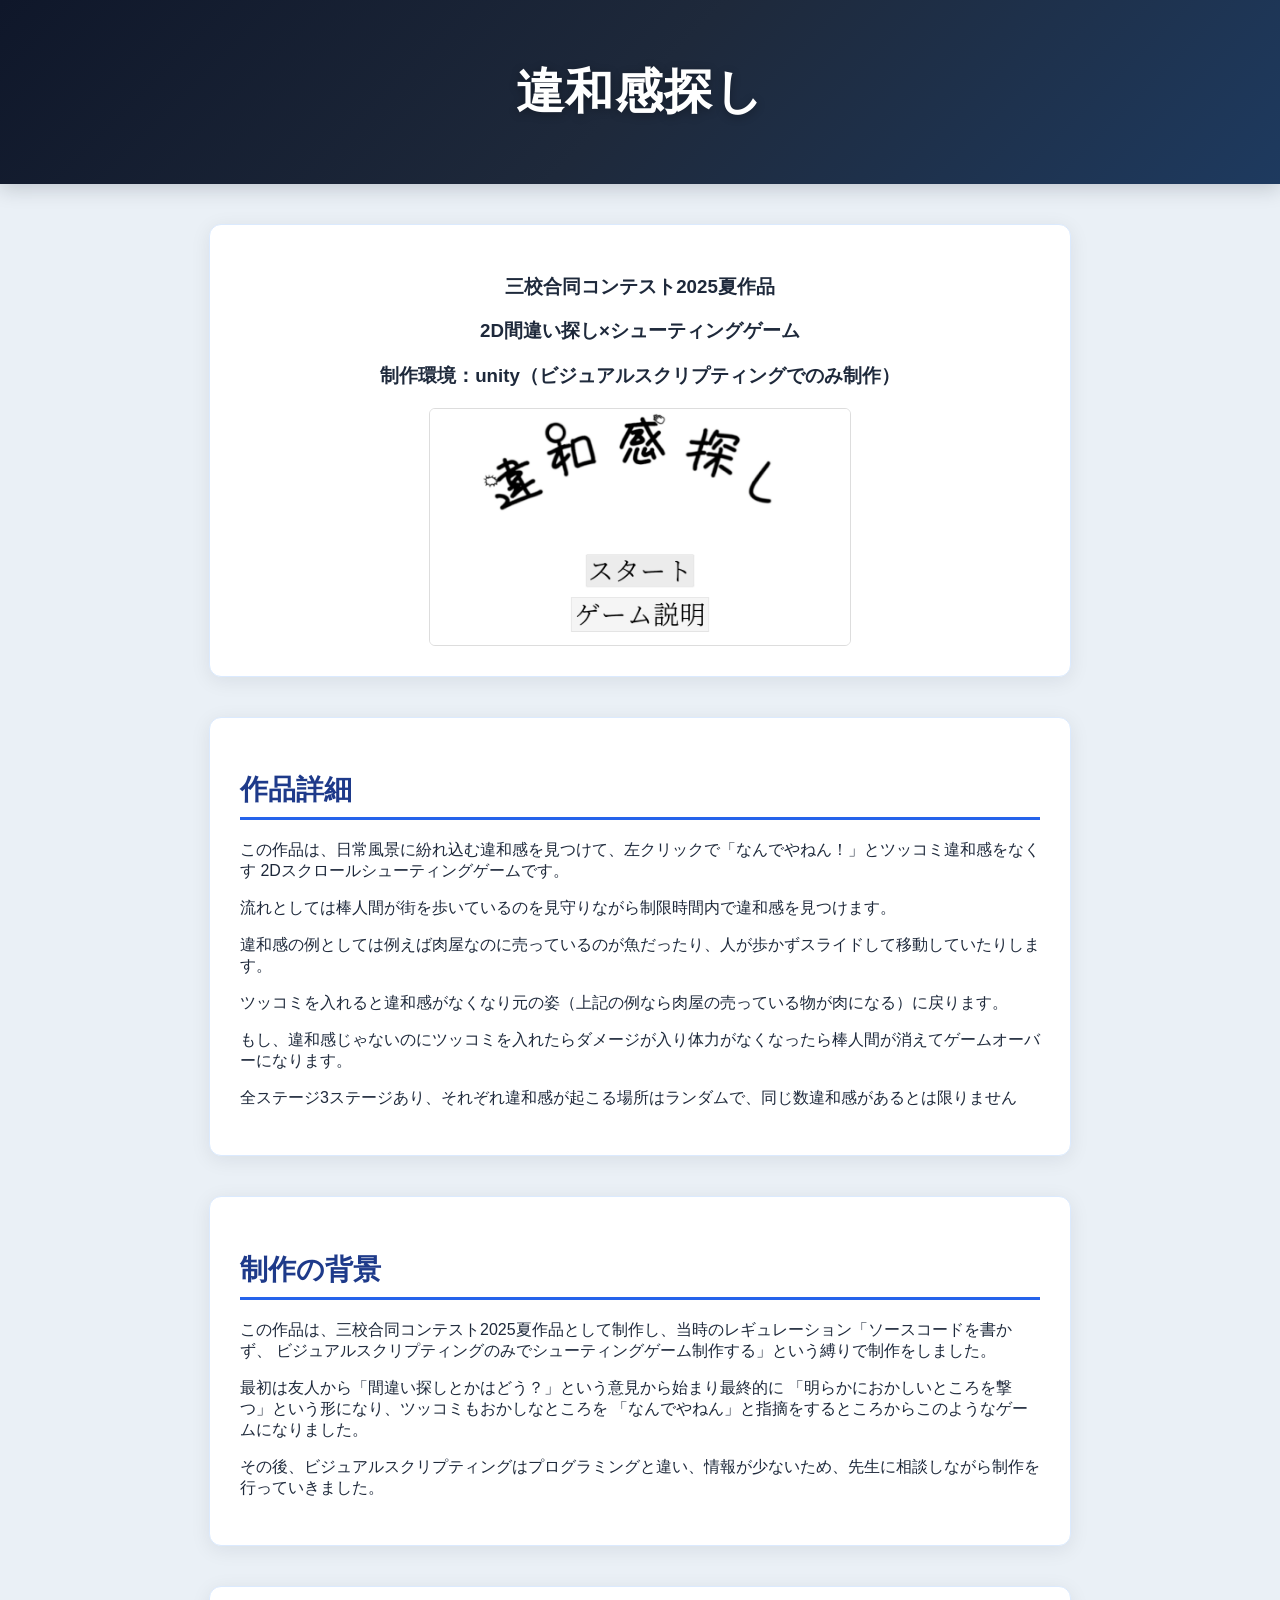
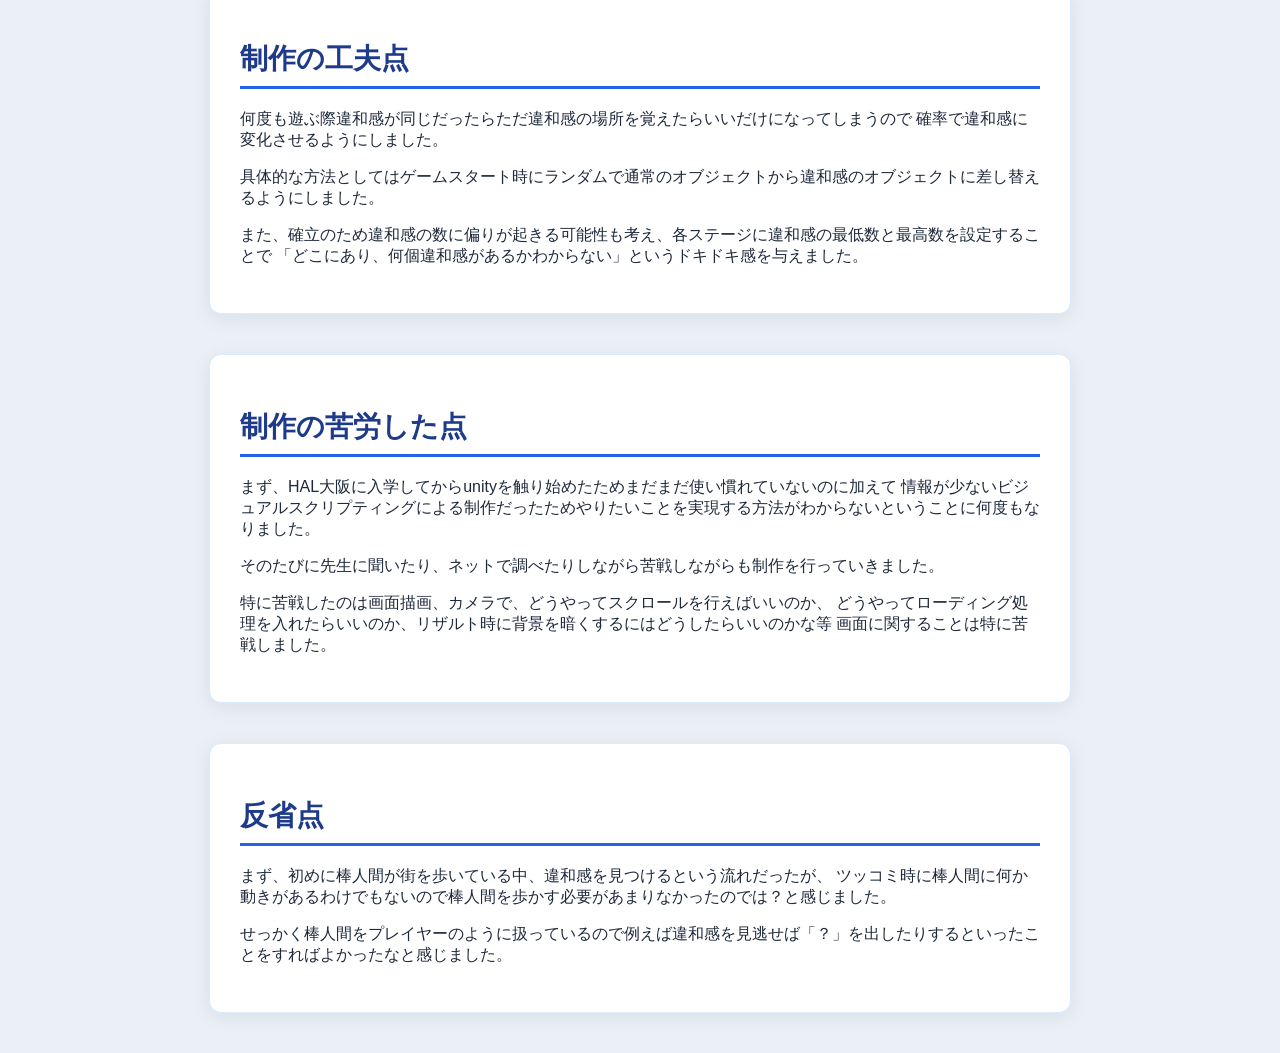
<file: work_25/work_25_unity_summer.html>
<!DOCTYPE html>
<html lang="ja">
<head>
  <meta charset="UTF-8">
  <meta name="viewport" content="width=device-width, initial-scale=1.0">
  <title>違和感探し</title>
  <link rel="stylesheet" href="../style.css">    <!-- 外部CSSファイルのリンク -->
</head>
<body>
  <header>
    <h1>違和感探し</h1>
  </header>
  
  <main>

    <section class="work_25">
        <h3>三校合同コンテスト2025夏作品</h3>
        <h3>2D間違い探し×シューティングゲーム</h3>
        <h3>制作環境：unity（ビジュアルスクリプティングでのみ制作）</h3>
        <!-- サムネイル画像 -->
        <div class="thumb-list">
            <!-- 処理の意味は左からファイル指定、画像名、cssのクラス名 -->
            <img src="../pic/work_25/違和感探しタイトル.png" alt="違和感探しタイトル" class="thumb-image">
        </div>
    </section>
    <section class="work">
        <h2>作品詳細</h2>
        <p>
            この作品は、日常風景に紛れ込む違和感を見つけて、左クリックで「なんでやねん！」とツッコミ違和感をなくす
            2Dスクロールシューティングゲームです。
        </p>
        <p>流れとしては棒人間が街を歩いているのを見守りながら制限時間内で違和感を見つけます。</p>
        <p>違和感の例としては例えば肉屋なのに売っているのが魚だったり、人が歩かずスライドして移動していたりします。</p>
        <p>ツッコミを入れると違和感がなくなり元の姿（上記の例なら肉屋の売っている物が肉になる）に戻ります。</p>
        <p>もし、違和感じゃないのにツッコミを入れたらダメージが入り体力がなくなったら棒人間が消えてゲームオーバーになります。</p>
        <p>全ステージ3ステージあり、それぞれ違和感が起こる場所はランダムで、同じ数違和感があるとは限りません</p>
    </section>
    <section class="work">
        <h2>制作の背景</h2>
        <p>
            この作品は、三校合同コンテスト2025夏作品として制作し、当時のレギュレーション「ソースコードを書かず、
            ビジュアルスクリプティングのみでシューティングゲーム制作する」という縛りで制作をしました。
        </p>

        <p>
            最初は友人から「間違い探しとかはどう？」という意見から始まり最終的に
            「明らかにおかしいところを撃つ」という形になり、ツッコミもおかしなところを
            「なんでやねん」と指摘をするところからこのようなゲームになりました。
        </p>
        
        <p>その後、ビジュアルスクリプティングはプログラミングと違い、情報が少ないため、先生に相談しながら制作を行っていきました。</p>
    </section>
    <section class="work">
        <h2>制作の工夫点</h2>
        <p>
            何度も遊ぶ際違和感が同じだったらただ違和感の場所を覚えたらいいだけになってしまうので
            確率で違和感に変化させるようにしました。
        </p>
        <p>具体的な方法としてはゲームスタート時にランダムで通常のオブジェクトから違和感のオブジェクトに差し替えるようにしました。</p>
        <p>
            また、確立のため違和感の数に偏りが起きる可能性も考え、各ステージに違和感の最低数と最高数を設定することで
            「どこにあり、何個違和感があるかわからない」というドキドキ感を与えました。
        </p>
    </section>

    <section class="work">
        <h2>制作の苦労した点</h2>
        <p>
            まず、HAL大阪に入学してからunityを触り始めたためまだまだ使い慣れていないのに加えて
            情報が少ないビジュアルスクリプティングによる制作だったためやりたいことを実現する方法がわからないということに何度もなりました。
        </p>
        <p>そのたびに先生に聞いたり、ネットで調べたりしながら苦戦しながらも制作を行っていきました。</p>
        <p>
            特に苦戦したのは画面描画、カメラで、どうやってスクロールを行えばいいのか、
            どうやってローディング処理を入れたらいいのか、リザルト時に背景を暗くするにはどうしたらいいのかな等
            画面に関することは特に苦戦しました。
        </p>
    </section>

    <section class="work">
        <h2>反省点</h2>
        <p>
            まず、初めに棒人間が街を歩いている中、違和感を見つけるという流れだったが、
            ツッコミ時に棒人間に何か動きがあるわけでもないので棒人間を歩かす必要があまりなかったのでは？と感じました。
        </p>
        <p>せっかく棒人間をプレイヤーのように扱っているので例えば違和感を見逃せば「？」を出したりするといったことをすればよかったなと感じました。</p>
        
    </section>
    
</main>
</body>
</html>
</file>
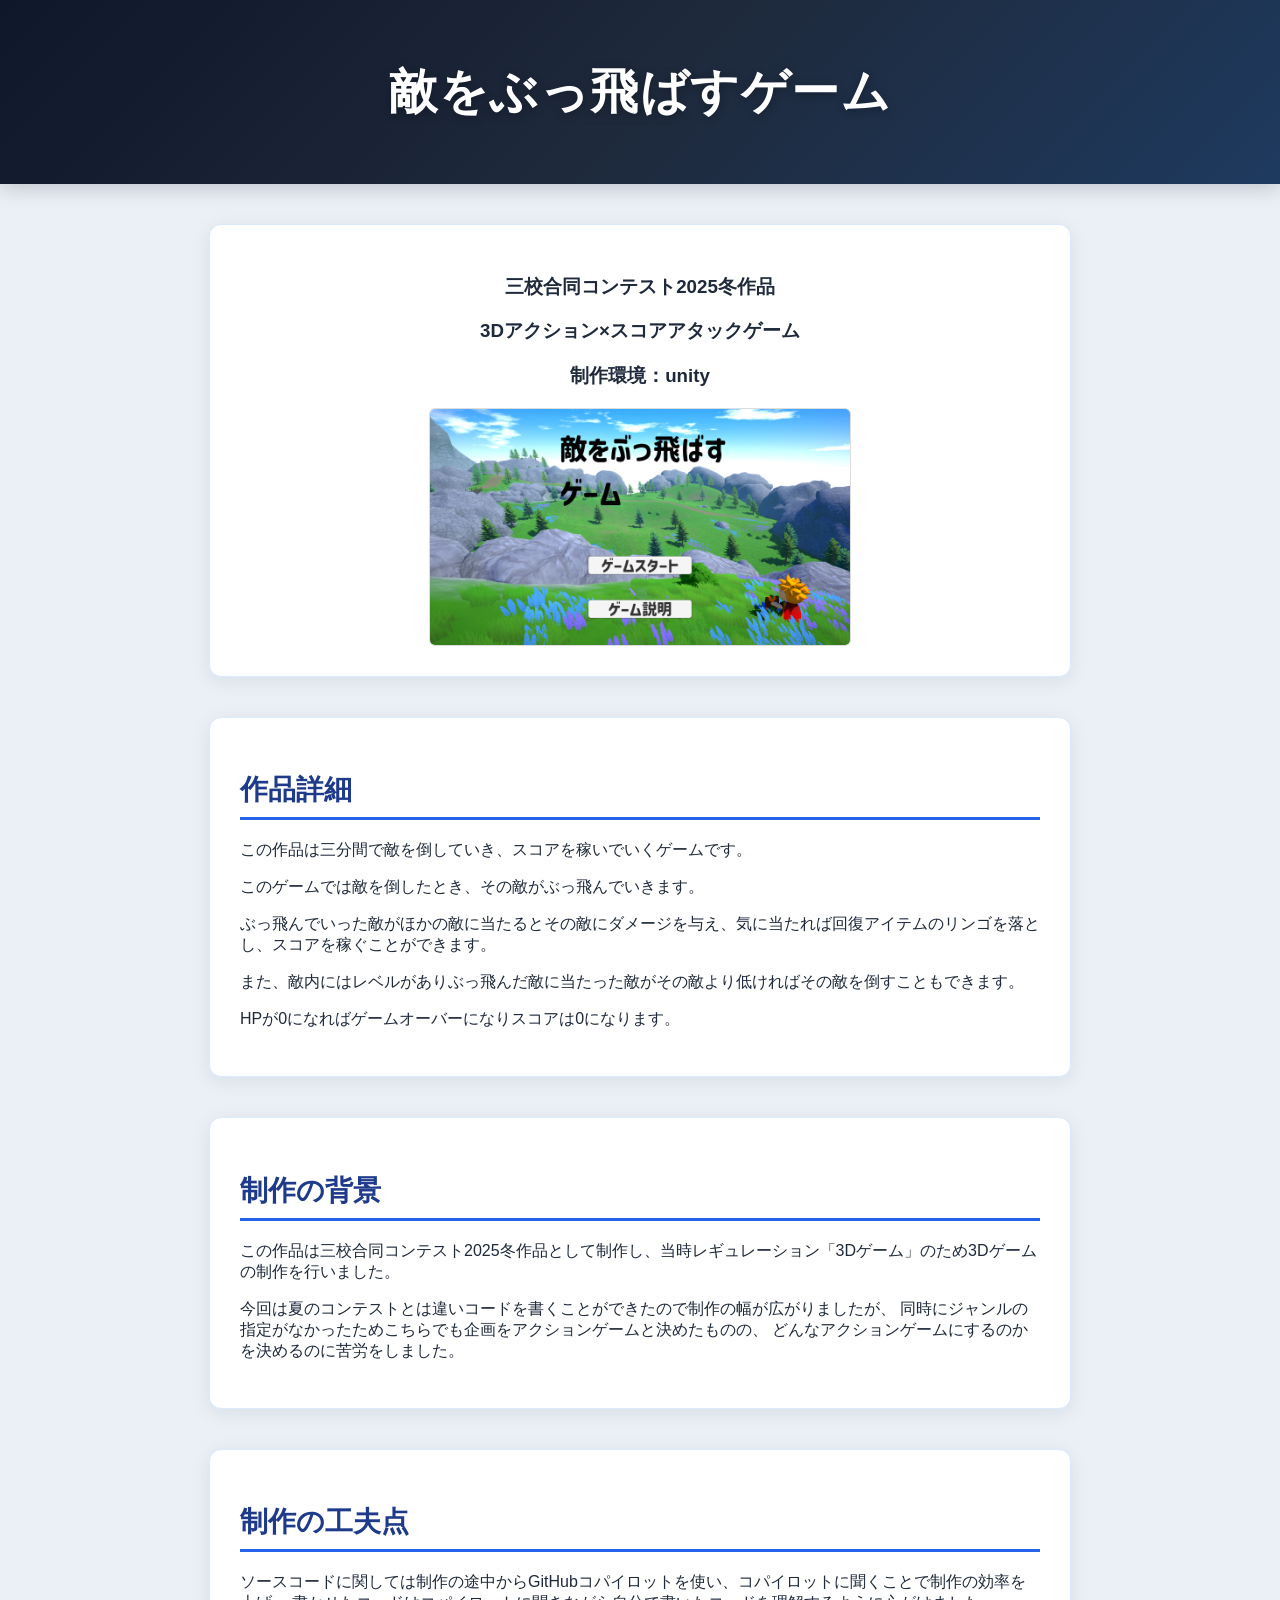
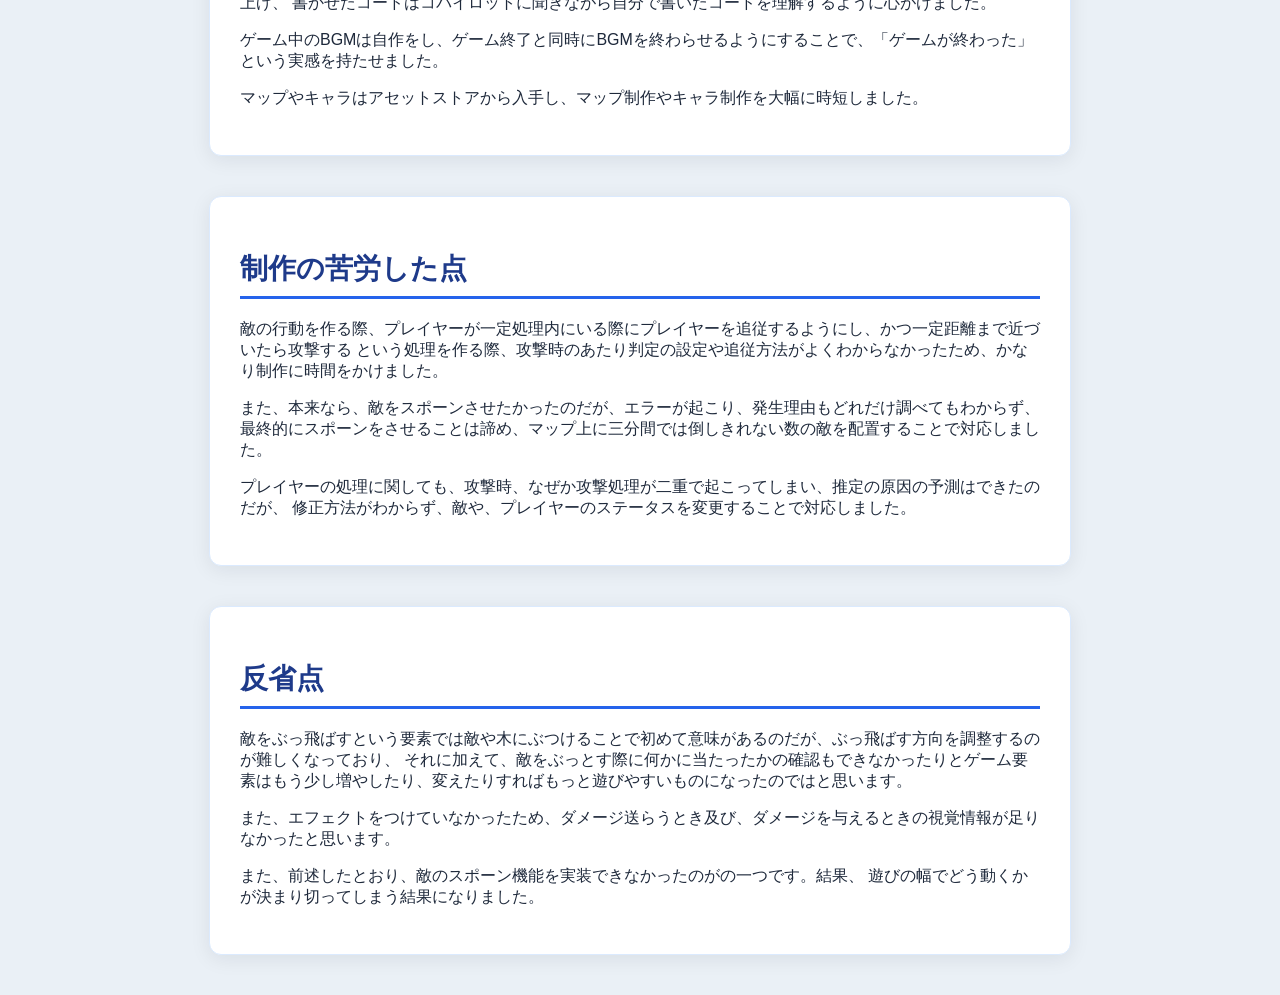
<file: work_25/work_25_unity_winter.html>
<!DOCTYPE html>
<html lang="ja">

<head>
    <meta charset="UTF-8">
    <meta name="viewport" content="width=device-width, initial-scale=1.0">
    <title>敵をぶっ飛ばすゲーム</title>
    <link rel="stylesheet" href="../style.css"> <!-- 外部CSSファイルのリンク -->
</head>

<body>
    <header>
        <h1>敵をぶっ飛ばすゲーム</h1>
    </header>

    <main>

        <section class="work_25">
            <h3>三校合同コンテスト2025冬作品</h3>
            <h3>3Dアクション×スコアアタックゲーム</h3>
            <h3>制作環境：unity</h3>
            <!-- サムネイル画像 -->
            <div class="thumb-list">
                <!-- 処理の意味は左からファイル指定、画像名、cssのクラス名 -->
                <img src="../pic/work_25/敵をぶっ飛ばすゲームタイトル.png" alt="敵をぶっ飛ばすゲームタイトル" class="thumb-image">
            </div>
        </section>
        <section class="work">
            <h2>作品詳細</h2>
            <p>この作品は三分間で敵を倒していき、スコアを稼いでいくゲームです。</p>
            <p>このゲームでは敵を倒したとき、その敵がぶっ飛んでいきます。</p>
            <p>ぶっ飛んでいった敵がほかの敵に当たるとその敵にダメージを与え、気に当たれば回復アイテムのリンゴを落とし、スコアを稼ぐことができます。</p>
            <p>また、敵内にはレベルがありぶっ飛んだ敵に当たった敵がその敵より低ければその敵を倒すこともできます。</p>
            <p>HPが0になればゲームオーバーになりスコアは0になります。</p>
        </section>
        <section class="work">
            <h2>制作の背景</h2>
            <p>この作品は三校合同コンテスト2025冬作品として制作し、当時レギュレーション「3Dゲーム」のため3Dゲームの制作を行いました。</p>

            <p>
                今回は夏のコンテストとは違いコードを書くことができたので制作の幅が広がりましたが、
                同時にジャンルの指定がなかったためこちらでも企画をアクションゲームと決めたものの、
                どんなアクションゲームにするのかを決めるのに苦労をしました。
            </p>

            <p></p>
        </section>
        <section class="work">
            <h2>制作の工夫点</h2>
            <p>
                ソースコードに関しては制作の途中からGitHubコパイロットを使い、コパイロットに聞くことで制作の効率を上げ、
                書かせたコードはコパイロットに聞きながら自分で書いたコードを理解するように心がけました。
            </p>
            <p>ゲーム中のBGMは自作をし、ゲーム終了と同時にBGMを終わらせるようにすることで、「ゲームが終わった」という実感を持たせました。</p>
            <p>
                マップやキャラはアセットストアから入手し、マップ制作やキャラ制作を大幅に時短しました。
            </p>
        </section>

        <section class="work">
            <h2>制作の苦労した点</h2>
            <p>
                敵の行動を作る際、プレイヤーが一定処理内にいる際にプレイヤーを追従するようにし、かつ一定距離まで近づいたら攻撃する
                という処理を作る際、攻撃時のあたり判定の設定や追従方法がよくわからなかったため、かなり制作に時間をかけました。
            </p>
            <p>
                また、本来なら、敵をスポーンさせたかったのだが、エラーが起こり、発生理由もどれだけ調べてもわからず、
                最終的にスポーンをさせることは諦め、マップ上に三分間では倒しきれない数の敵を配置することで対応しました。
            </p>
            <p>
                プレイヤーの処理に関しても、攻撃時、なぜか攻撃処理が二重で起こってしまい、推定の原因の予測はできたのだが、
                修正方法がわからず、敵や、プレイヤーのステータスを変更することで対応しました。
            </p>
        </section>

        <section class="work">
            <h2>反省点</h2>
            <p>
                敵をぶっ飛ばすという要素では敵や木にぶつけることで初めて意味があるのだが、ぶっ飛ばす方向を調整するのが難しくなっており、
                それに加えて、敵をぶっとす際に何かに当たったかの確認もできなかったりとゲーム要素はもう少し増やしたり、変えたりすればもっと遊びやすいものになったのではと思います。
            </p>
            <p>また、エフェクトをつけていなかったため、ダメージ送らうとき及び、ダメージを与えるときの視覚情報が足りなかったと思います。</p>
            <p>
                また、前述したとおり、敵のスポーン機能を実装できなかったのがの一つです。結果、
                遊びの幅でどう動くかが決まり切ってしまう結果になりました。
            </p>
        </section>

    </main>
</body>

</html>
</file>
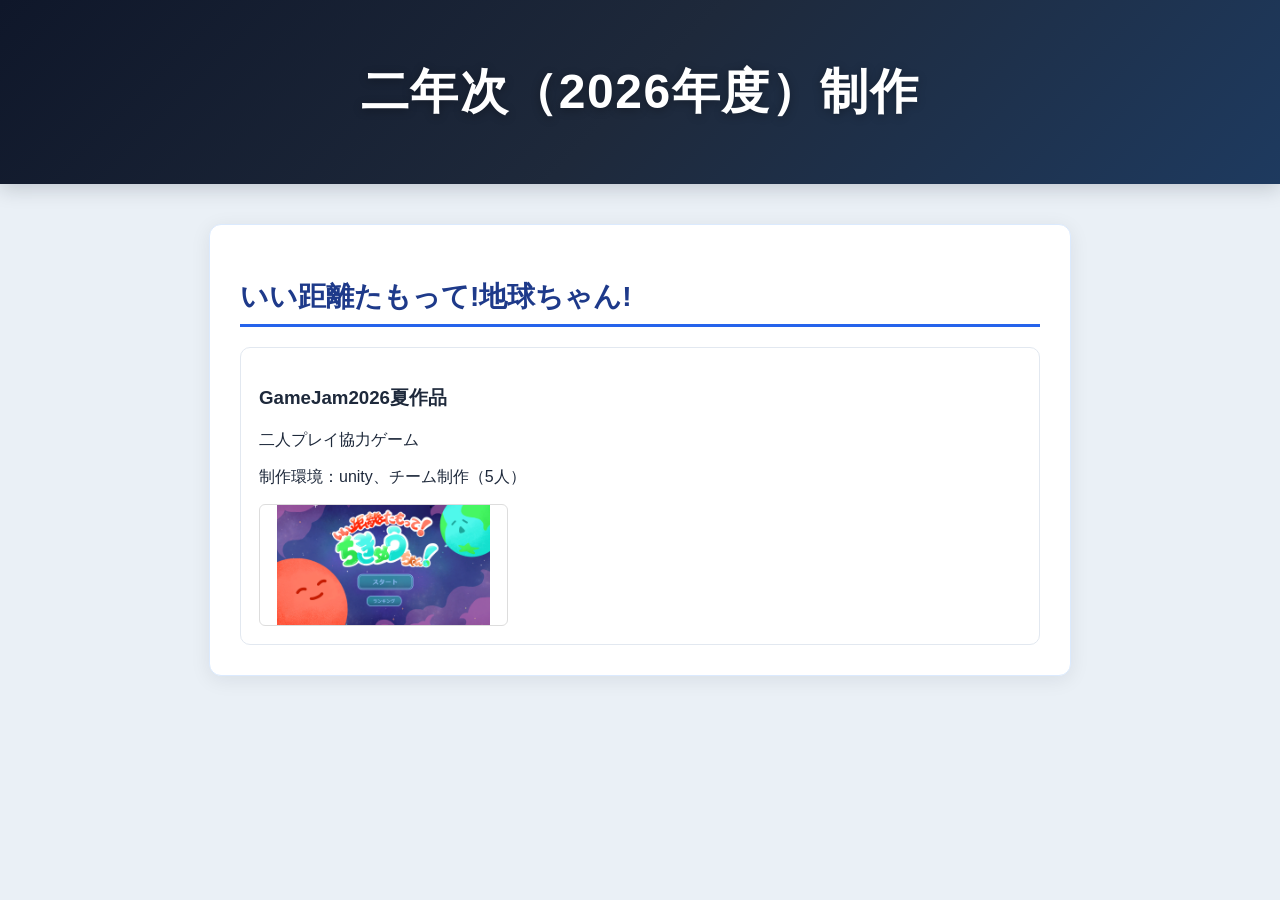
<file: work_26/work_26.html>
<!DOCTYPE html>
<html lang="ja">

<head>
    <meta charset="UTF-8">
    <meta name="viewport" content="width=device-width, initial-scale=1.0">
    <title>二年次（2026年度）制作一覧</title>
    <link rel="stylesheet" href="../style.css"> <!-- 外部CSSファイルのリンク -->
</head>

<body>

    <!-- ヘッダー：制作物 -->
    <header>
        <h1>二年次（2026年度）制作</h1>

    </header>

    <main>

        <article class="work_26">

            <h2>いい距離たもって!地球ちゃん!</h2>

            <div class="work-item">
                <!-- クリックで別タブで詳細ページに飛ぶようにする  -->
                <!-- 内容は左からCSSクラスをつけている、クリック時の移動先、リンク先を新しいタブで開く設定、
            空いた先のページから元ページを操作されにくくする、繊維元の情報を送らないようにする-->

                <a class="work-link" href="work_26_GameJam_summer.html">
                    <h3>GameJam2026夏作品</h3>
                    <p>二人プレイ協力ゲーム</p>
                    <p>制作環境：unity、チーム制作（5人）</p>

                    <!-- サムネイル画像 -->
                    <div class="thumb-list">
                        <!-- 処理の意味は左からファイル指定、画像名、cssのクラス名 -->
                        <img src="../pic/work_26/いい距離たもって!ちきゅうちゃん!タイトル.png" alt="いい距離たもって!地球ちゃん!タイトル"
                            class="thumb-image">

                    </div>
                </a>
            </div>

        </article>



    </main>

</body>

</html>
</file>
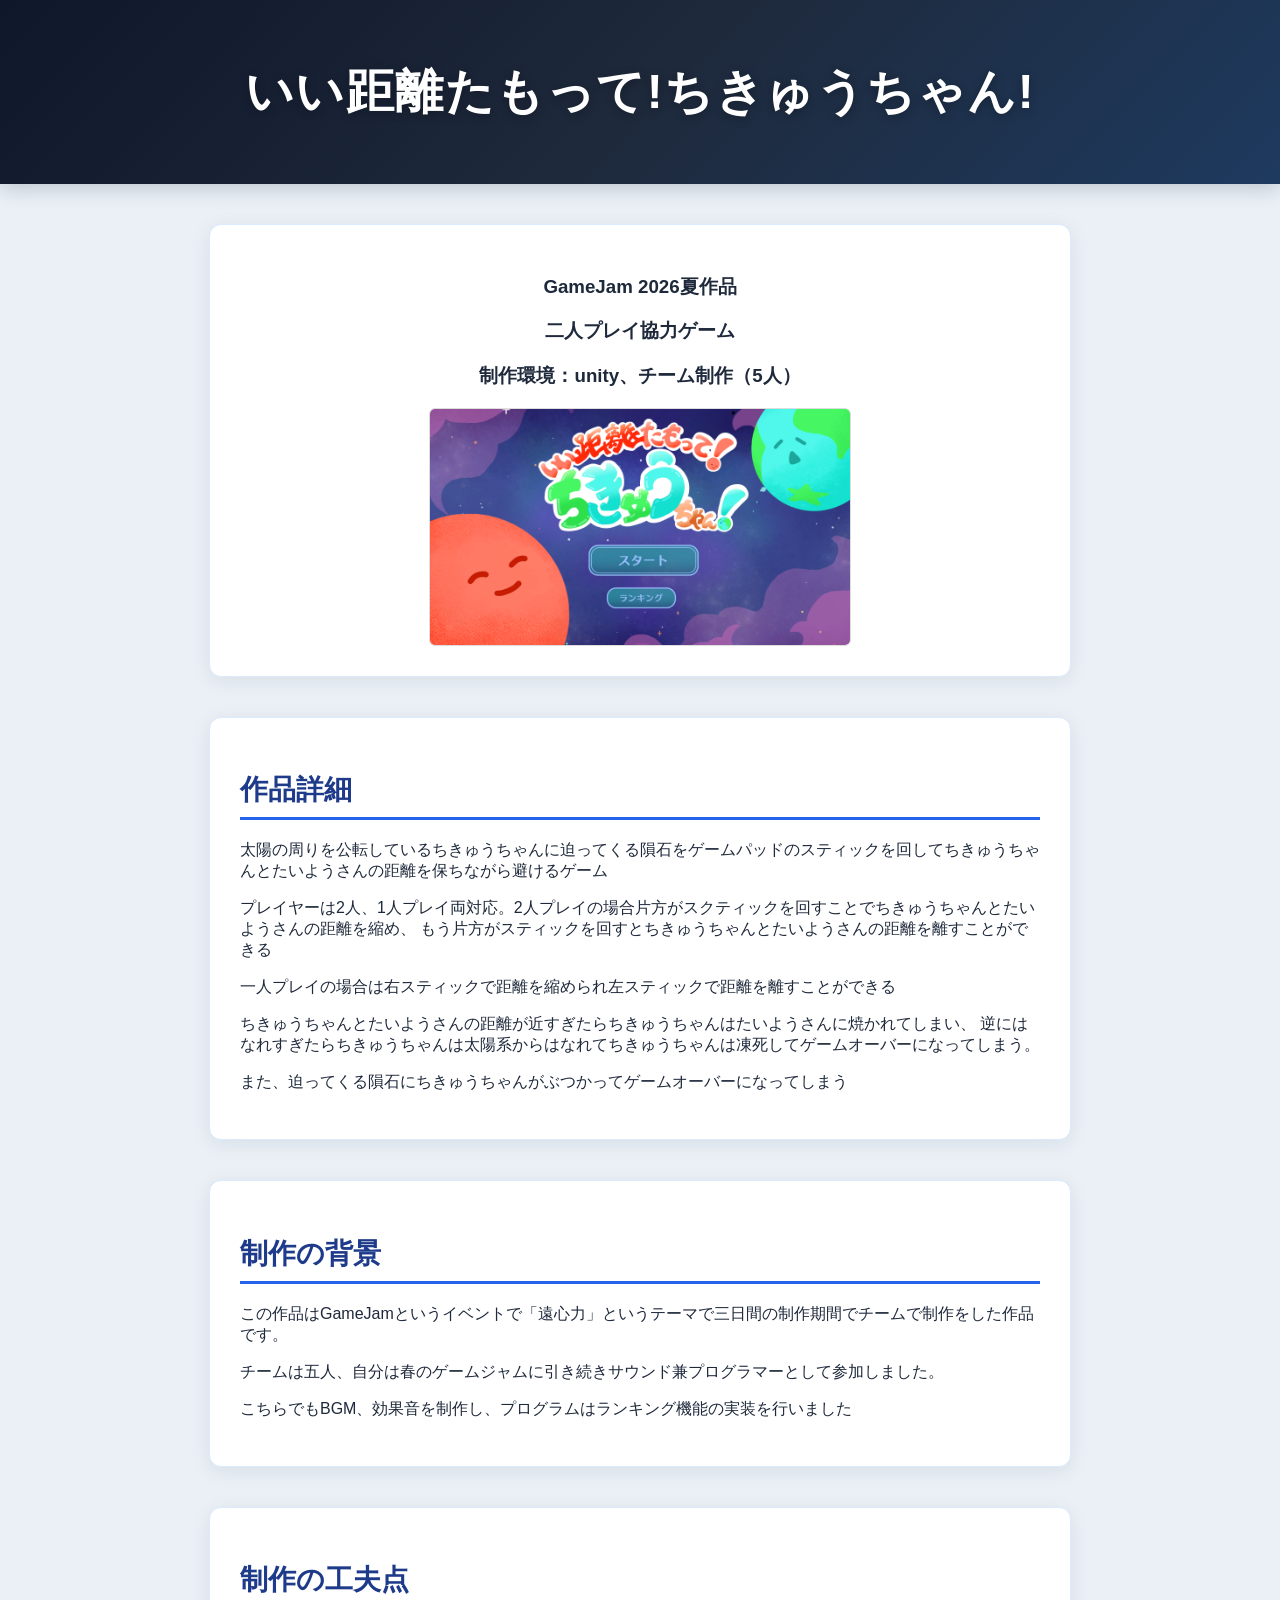
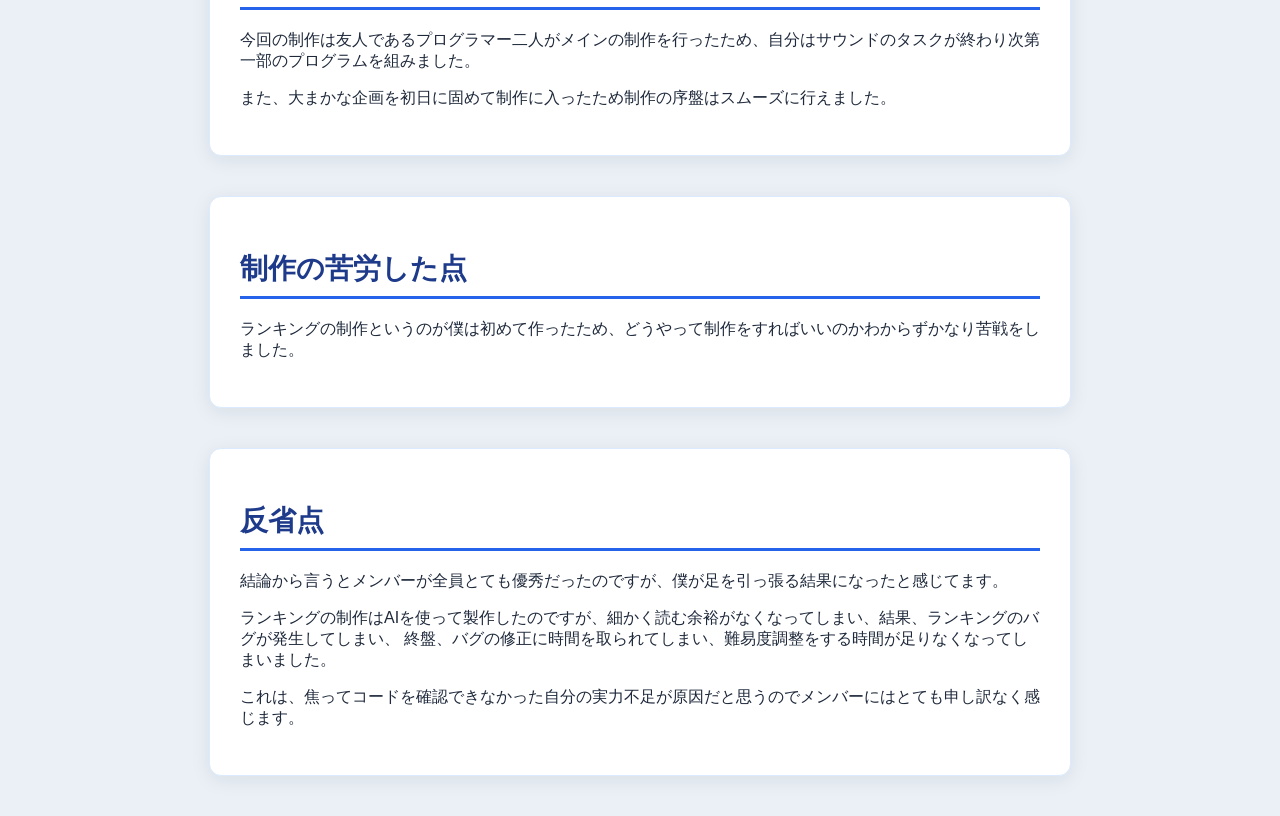
<file: work_26/work_26_GameJam_summer.html>
<!DOCTYPE html>
<html lang="ja">

<head>
    <meta charset="UTF-8">
    <meta name="viewport" content="width=device-width, initial-scale=1.0">
    <title>いい距離たもって!ちきゅうちゃん!</title>
    <link rel="stylesheet" href="../style.css"> <!-- 外部CSSファイルのリンク -->
</head>

<body>
    <header>
        <h1>いい距離たもって!ちきゅうちゃん!</h1>
    </header>

    <main>

        <section class="work_25">
            <h3>GameJam 2026夏作品</h3>
            <h3>二人プレイ協力ゲーム</h3>
            <h3>制作環境：unity、チーム制作（5人）</h3>
            <!-- サムネイル画像 -->
            <div class="thumb-list">
                <!-- 処理の意味は左からファイル指定、画像名、cssのクラス名 -->
                <img src="../pic/work_26/いい距離たもって!ちきゅうちゃん!タイトル.png" alt="いい距離たもって!ちきゅうちゃん!タイトル" class="thumb-image">
            </div>
        </section>

        <section class="work">
            <h2>作品詳細</h2>
            <p>太陽の周りを公転しているちきゅうちゃんに迫ってくる隕石をゲームパッドのスティックを回してちきゅうちゃんとたいようさんの距離を保ちながら避けるゲーム</p>
            <p>プレイヤーは2人、1人プレイ両対応。2人プレイの場合片方がスクティックを回すことでちきゅうちゃんとたいようさんの距離を縮め、
                もう片方がスティックを回すとちきゅうちゃんとたいようさんの距離を離すことができる
            </p>
            <p>一人プレイの場合は右スティックで距離を縮められ左スティックで距離を離すことができる</p>
            <p>ちきゅうちゃんとたいようさんの距離が近すぎたらちきゅうちゃんはたいようさんに焼かれてしまい、
                逆にはなれすぎたらちきゅうちゃんは太陽系からはなれてちきゅうちゃんは凍死してゲームオーバーになってしまう。
            </p>
            <p>また、迫ってくる隕石にちきゅうちゃんがぶつかってゲームオーバーになってしまう</p>

        </section>

        <section class="work">
            <h2>制作の背景</h2>
            <p>この作品はGameJamというイベントで「遠心力」というテーマで三日間の制作期間でチームで制作をした作品です。</p>
            <p>チームは五人、自分は春のゲームジャムに引き続きサウンド兼プログラマーとして参加しました。</p>
            <p>こちらでもBGM、効果音を制作し、プログラムはランキング機能の実装を行いました</p>

        </section>

        <section class="work">
            <h2>制作の工夫点</h2>
            <p>
                今回の制作は友人であるプログラマー二人がメインの制作を行ったため、自分はサウンドのタスクが終わり次第一部のプログラムを組みました。
            </p>
            <p>
                また、大まかな企画を初日に固めて制作に入ったため制作の序盤はスムーズに行えました。
            </p>
        </section>

        <section class="work">
            <h2>制作の苦労した点</h2>
            <p>
                ランキングの制作というのが僕は初めて作ったため、どうやって制作をすればいいのかわからずかなり苦戦をしました。
            </p>

        </section>

        <section class="work">
            <h2>反省点</h2>
            <p>結論から言うとメンバーが全員とても優秀だったのですが、僕が足を引っ張る結果になったと感じてます。</p>
            <p>
                ランキングの制作はAIを使って製作したのですが、細かく読む余裕がなくなってしまい、結果、ランキングのバグが発生してしまい、
                終盤、バグの修正に時間を取られてしまい、難易度調整をする時間が足りなくなってしまいました。
            </p>
            <p>これは、焦ってコードを確認できなかった自分の実力不足が原因だと思うのでメンバーにはとても申し訳なく感じます。</p>
        </section>

    </main>
</body>

</html>
</file>
<file: style.css>
/* 全体の基本設定 */
body {
    font-family: sans-serif;
    /* シンプルで読みやすいフォント */
    background-color: #eaf0f6;
    /* ほんのり青みがしっかり感じられる爽やかな背景色 */
    color: #1e293b;
    /* 濃紺混じりのスレートグレー（目に優しく高級感のあるテキスト） */
    margin: 0;
    /* ブラウザのデフォルトマージンをリセット */
    padding: 0;
    /* ブラウザのデフォルトパディングをリセット */
}

/* 各セクション共通 */
section,
article {
    max-width: 800px;
    /* コンテンツの最大幅を設定 */
    margin: 40px auto;
    /* 上下のスペースを40px、左右は自動で中央寄せ */
    padding: 30px;
    /* 内側のスペースを30px */
    background-color: #ffffff;
    /* セクションの背景色を白に設定（背景の淡い青と美しいコントラストに） */
    border-radius: 12px;
    /* 角を少し丸くしてモダンに */
    border: 1px solid #dbeafe;
    /* ほんのり青みを帯びた上品な境界線 */
    box-shadow: 0 4px 20px rgba(15, 23, 42, 0.08);
    /* 青みを含んだ柔らかい影を追加 */
}

/* ヘッダー */
header {
    background: linear-gradient(135deg, #0f172a 0%, #1e293b 50%, #1e3a5f 100%);
    /* 深海・夜空のような深みのあるミッドナイトダークブルーのグラデーション */
    color: white;
    /* テキストを白に設定 */
    text-align: center;
    /* テキストを中央揃え */
    padding: 60px 20px;
    /* 上下のスペースを60px、左右は20px */
    box-shadow: 0 4px 20px rgba(15, 23, 42, 0.2);
    /* ヘッダー下に自然な影を追加 */
}

/* ヘッダーの見出し */
header h1 {
    font-size: 48px;
    /* 大きな見出しサイズ */
    margin: 0;
    /* マージンをリセット */
    letter-spacing: 1.5px;
    /* 文字間を少し広げて上品に */
    text-shadow: 0 2px 10px rgba(0, 0, 0, 0.3);
    /* 文字に軽い立体感をプラス */
}

/* タグライン */
.tagline {
    font-size: 18px;
    /* タグラインのフォントサイズ */
    color: #94a3b8;
    /* 落ち着いたスレートブルーグレー */
    margin-top: 10px;
    /* タグラインと見出しの間にスペースを追加 */
}

/* 見出し */
h2 {
    font-size: 28px;
    /* セクション見出しのサイズ */
    color: #1e3a8a;
    /* 深みのあるダークブルーのテキスト */
    border-bottom: 3px solid #2563eb;
    /* 鮮やかなアクセントブルーのアンダーライン */
    padding-bottom: 8px;
    /* 見出しと線の間にスペースを追加 */
    margin-bottom: 20px;
    /* 見出しと次のコンテンツの間にスペースを追加 */
}

/* プロフィール本文を左右配置 */
#about .profile-content {
    display: grid;
    grid-template-columns: 1fr auto;
    align-items: start;
    column-gap: 24px;
}

#about .profile-text {
    min-width: 0;
}

#about .face-photo {
    width: 170px;
    height: 300px;
    object-fit: cover;
    justify-self: end;
    /* 右端に固定 */
    /* border-radius: 8px; 角丸にしたい場合は有効化 */
}





/* 趣味リスト */
#hobbies ul {
    list-style: disc;
    /* 箇条書きのスタイルをディスクに設定 */
    padding-left: 20px;
    /* 箇条書きの左側にスペースを追加 */
    line-height: 2;
    /* 行間を広げて読みやすくする */
}

/* 作品リスト */
.work-item {
    margin-top: 16px;
    display: flex;
    flex-direction: column;
    gap: 24px;
    /* 二つの制作物カード（オブジェクト）の間の上下の距離 */
}

/* 作品リンク */
.work-link {
    display: block;
    /* ブロック要素にして全体をクリック可能にする */
    color: inherit;
    /* 親要素のテキストカラーを継承 */
    text-decoration: none;
    /* デフォルトの下線を削除 */
    background-color: #ffffff;
    /* 白背景 */
    border: 1px solid #e2e8f0;
    /* 上品なスレートグレーの境界線 */
    border-radius: 10px;
    /* 角を少し丸くする */
    padding: 18px;
    /* 内側のスペースを追加 */
    transition: transform 0.2s, box-shadow 0.2s, border-color 0.2s;
    /* ホバー時の変化にスムーズなトランジションを追加 */
}

/* 作品リンクのホバー効果 */
.work-link:hover {
    transform: translateY(-3px);
    /* 少し上に浮き上がらせる */
    border-color: #93c5fd;
    /* ホバー時に爽やかなブルーの枠線が光る */
    box-shadow: 0 8px 24px rgba(37, 99, 235, 0.12);
    /* ほんのりブルーを帯びた綺麗な影 */
}

/* サムネイル画像（一覧ページ等で使用） */
.thumb-list {
    display: grid;
    /* グリッドレイアウトを使用 */
    grid-template-columns: repeat(3, 1fr);
    /* 3列のグリッド */
    gap: 10px;
    /* グリッドアイテム間のスペース */
    margin-top: 12px;
    /* 上部のスペース */
}

/* サムネイル画像のスタイル */
.thumb-image {
    width: 100%;
    /* 画像をコンテナの幅に合わせる */
    height: 120px;
    /* 固定の高さを設定 */
    object-fit: contain;
    /* 画像全体を枠内に収める（見切れなし） */
    border-radius: 6px;
    /* 角を丸くする */
    border: 1px solid #ddd;
    /* 画像の周りに薄い境界線を追加 */
}

/* 制作物サムネイル：自動横スクロール（無限ループ） */
.thumb-scroll-container {
    overflow: hidden;
    width: 100%;
    margin-top: 16px;
    position: relative;
    /* 左右の端をふわっとフェードアウトさせるグラデーションマスク */
    mask-image: linear-gradient(to right, transparent, black 8%, black 92%, transparent);
    -webkit-mask-image: linear-gradient(to right, transparent, black 8%, black 92%, transparent);
}

.thumb-scroll-track {
    display: flex;
    width: max-content;
    /* 16秒かけて1周（速度はお好みで調整可能） */
    animation: scrollInfinite 16s linear infinite;
}

/* ホバー時にスクロールを一時停止してクリックしやすくする */
.work-link:hover .thumb-scroll-track,
.thumb-scroll-container:hover .thumb-scroll-track {
    animation-play-state: paused;
}

/* 画像グループ（1グループあたり4枚） */
.thumb-group {
    display: flex;
    gap: 14px;
    padding-right: 14px;
    /* ループの繋ぎ目の余白 */
}

/* スクロールコンテナ内の画像設定 */
.thumb-scroll-container .thumb-image {
    width: 200px;
    height: 120px;
    flex-shrink: 0;
    object-fit: contain;
    background-color: #16222f;
    /* 夜空のようなミッドナイトネイビーで黒枠やゲーム画面を綺麗に魅せる */
    border: 1px solid #cbd5e1;
    box-shadow: 0 2px 8px rgba(15, 23, 42, 0.1);
}

/* 無限ループのアニメーション定義（1グループ分＝50%移動したら0に戻る） */
@keyframes scrollInfinite {
    0% {
        transform: translateX(0);
    }

    100% {
        transform: translateX(-50%);
    }
}


/* work_25ページ用: 文字と画像を中央表示 */
.work_25 {
    text-align: center;
}

.work_25 .work-link {
    display: flex;
    /* フレックスボックスを使用して中央揃え */
    flex-direction: column;
    align-items: center;
}

.work_25 .thumb-list {
    display: flex;
    justify-content: center;
    width: 100%;
}

.work_25 .thumb-image {
    width: min(100%, 420px);
    height: auto;
}


/* 動画 */
video {
    width: 100%;
    /* 動画をコンテナの幅に合わせる */
    height: 400px;
    /* 固定の高さを設定 */
    border-radius: 8px;
    /* 角を丸くする */
    margin-top: 12px;
    /* 上部のスペース */
}

/* SNSリンク */
.sns-links {
    display: flex;
    /* フレックスボックスを使用 */
    gap: 16px;
    /* リンク間のスペース */
}

.sns-links a {
    padding: 12px 28px;
    /* 内側のスペースを追加 */
    background-color: #1e3247;
    /* 上品なダークスレートブルー */
    color: white;
    /* テキストを白に設定 */
    text-decoration: none;
    /* デフォルトの下線を削除 */
    border-radius: 6px;
    /* 角を丸くする */
    font-weight: bold;
    /* テキストを太字にする */
    box-shadow: 0 2px 8px rgba(15, 23, 42, 0.12);
    /* 軽い影を追加 */
    transition: background-color 0.2s, transform 0.2s, box-shadow 0.2s;
    /* ホバー時の変化にスムーズなトランジションを追加 */
}

.sns-links a:hover {
    background-color: #2563eb;
    /* ホバー時に鮮やかなエレクトリックブルーに変化！ */
    transform: translateY(-2px);
    /* 少し上に浮き上がらせる */
    box-shadow: 0 6px 16px rgba(37, 99, 235, 0.3);
    /* ブルーの光彩シャドウ */
}

/* フッター */
footer {
    text-align: center;
    /* テキストを中央揃え */
    padding: 30px 20px;
    /* 内側のスペースを追加 */
    color: #64748b;
    /* 落ち着いたスレートグレー */
    font-size: 14px;
    /* フッターテキストのサイズを小さく設定 */
}

/* ==========================================================================
   スマホ向けレスポンシブ対応（画面幅が768px以下の場合に適用されるスタイル）
   ========================================================================== */
@media screen and (max-width: 768px) {

    /* セクションの余白と内側のスペースをスマホ向けに縮小 */
    section,
    article {
        margin: 20px 10px;
        padding: 15px;
    }

    /* ヘッダーの文字サイズと余白を縮小 */
    header {
        padding: 40px 10px;
    }

    header h1 {
        font-size: 32px;
    }

    .tagline {
        font-size: 14px;
    }

    /* プロフィールの画像とテキストを縦並びに変更 */
    #about .profile-content {
        grid-template-columns: 1fr;
        /* 1列に変更 */
        gap: 20px;
    }

    #about .face-photo {
        justify-self: center;
        /* 写真を中央に配置 */
        width: 140px;
        /* 画像サイズを少し小さく */
        height: auto;
    }

    /* 制作物のサムネイル画像を縦並び（1列）に変更 */
    .thumb-list {
        grid-template-columns: 1fr;
    }

    .thumb-image {
        height: auto;
        /* 高さを自動にして見切れを防止 */
        aspect-ratio: 16 / 9;
        /* 縦横比を維持（必要に応じて） */
    }

    /* 自動横スクロール内の画像はスマホでもサイズを保ち横スクロールを維持 */
    .thumb-scroll-container .thumb-image {
        width: 160px;
        height: 100px;
        flex-shrink: 0;
    }

    /* SNSリンクを縦に並べる（スマホだと横並びははみ出す可能性があるため） */
    .sns-links {
        flex-direction: column;
        gap: 12px;
    }

    .sns-links a {
        text-align: center;
    }
}
</file>
